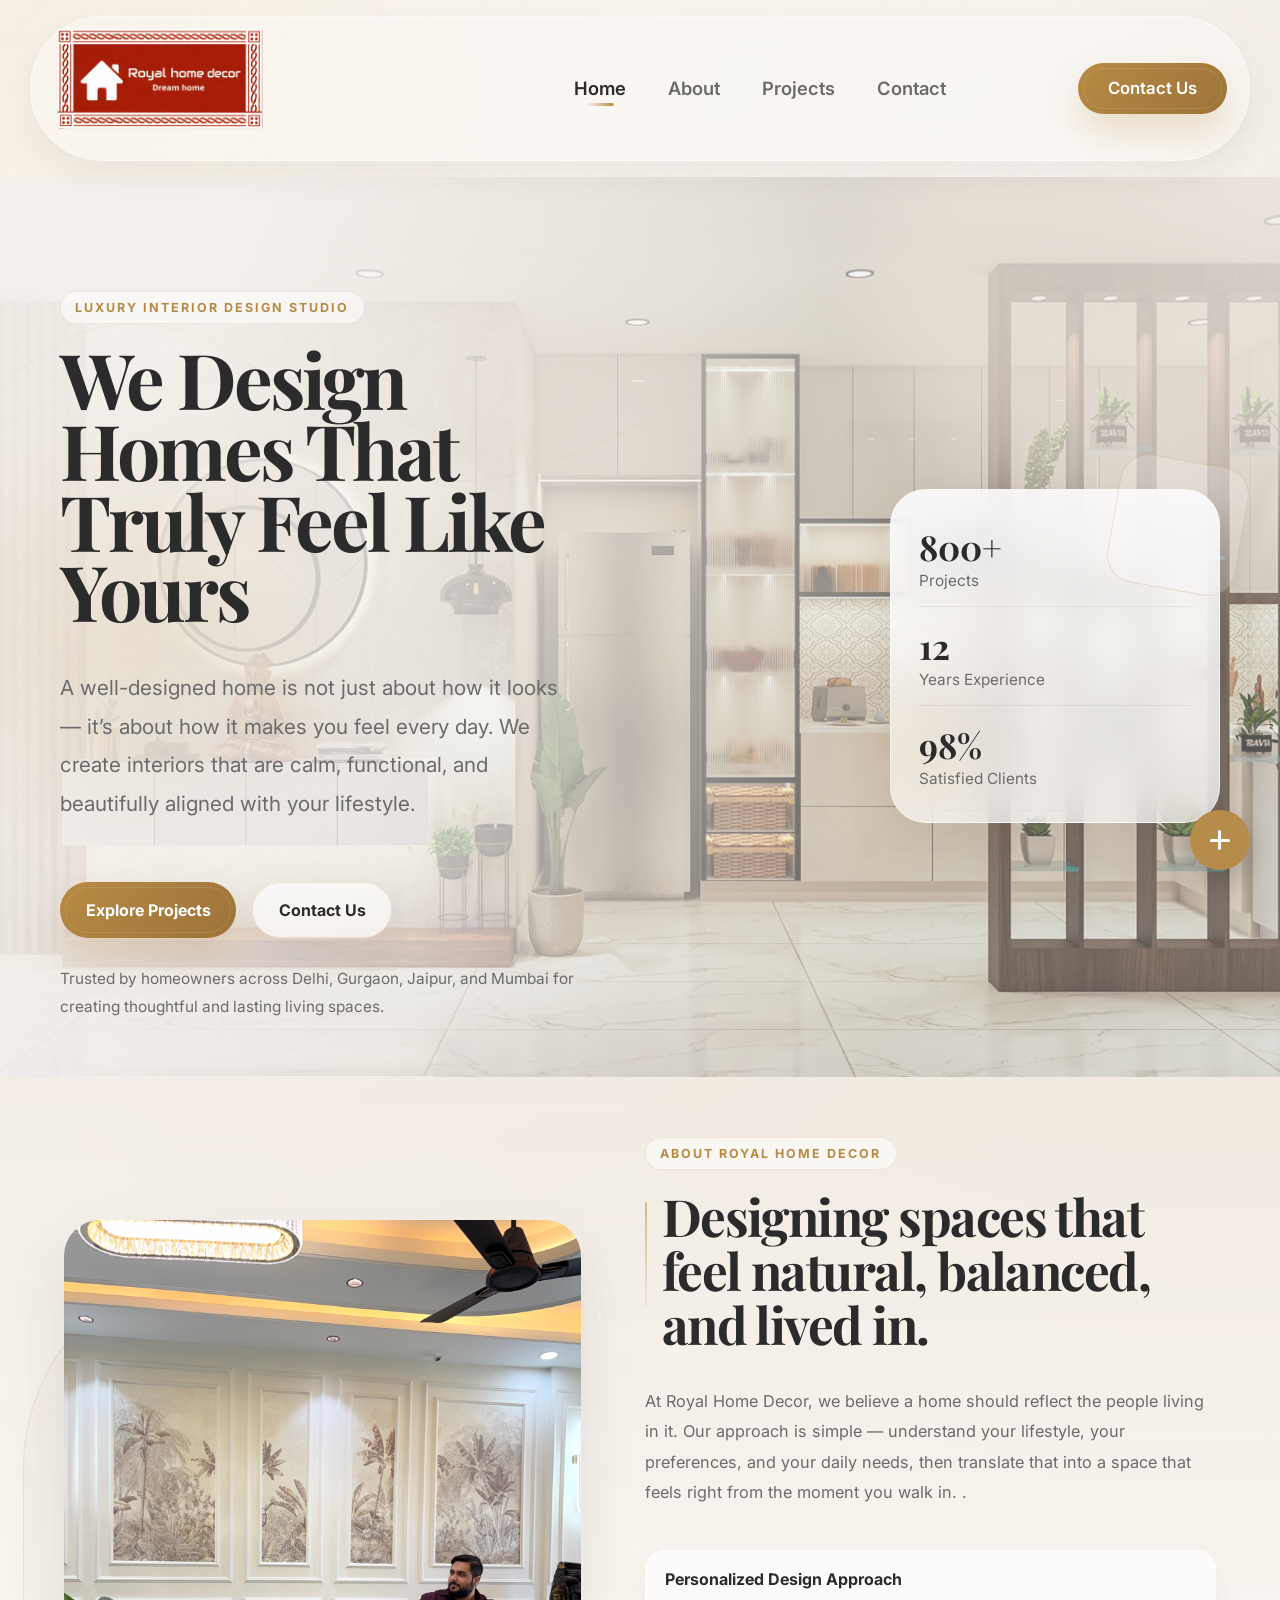
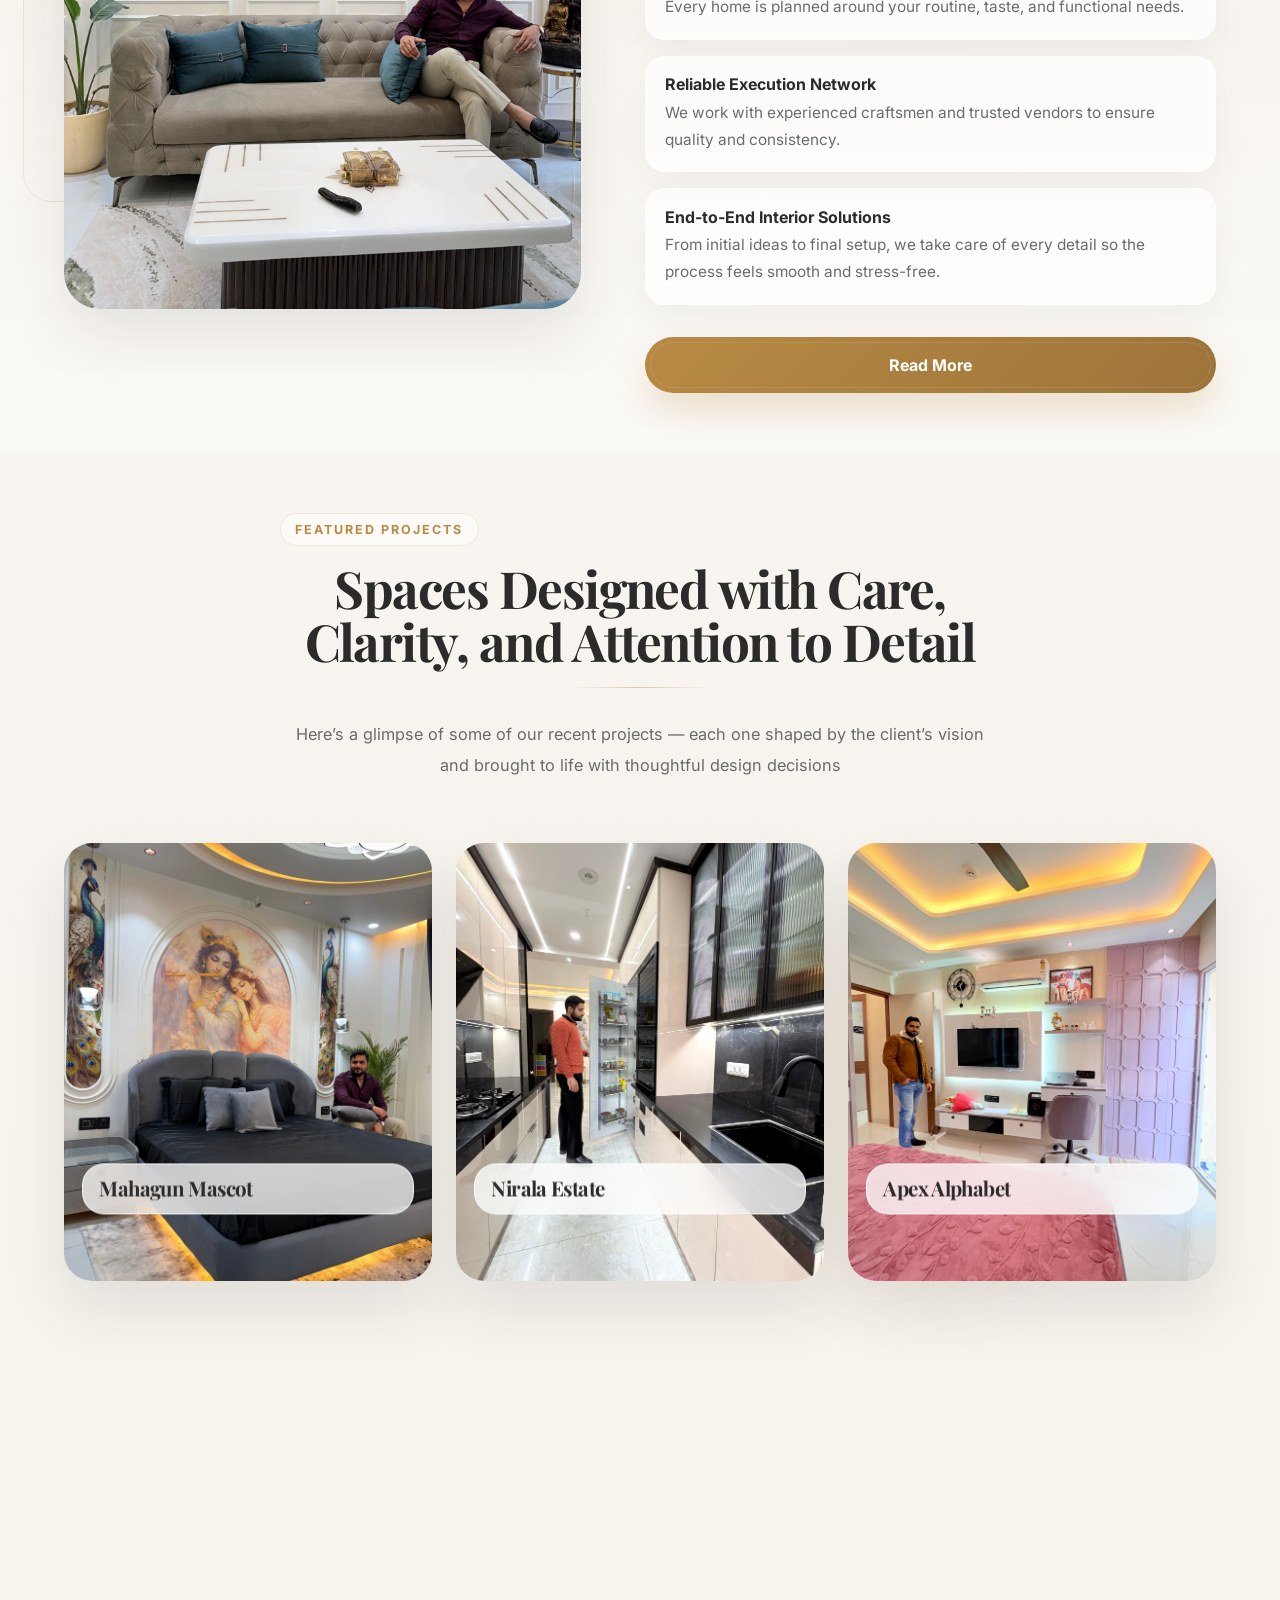
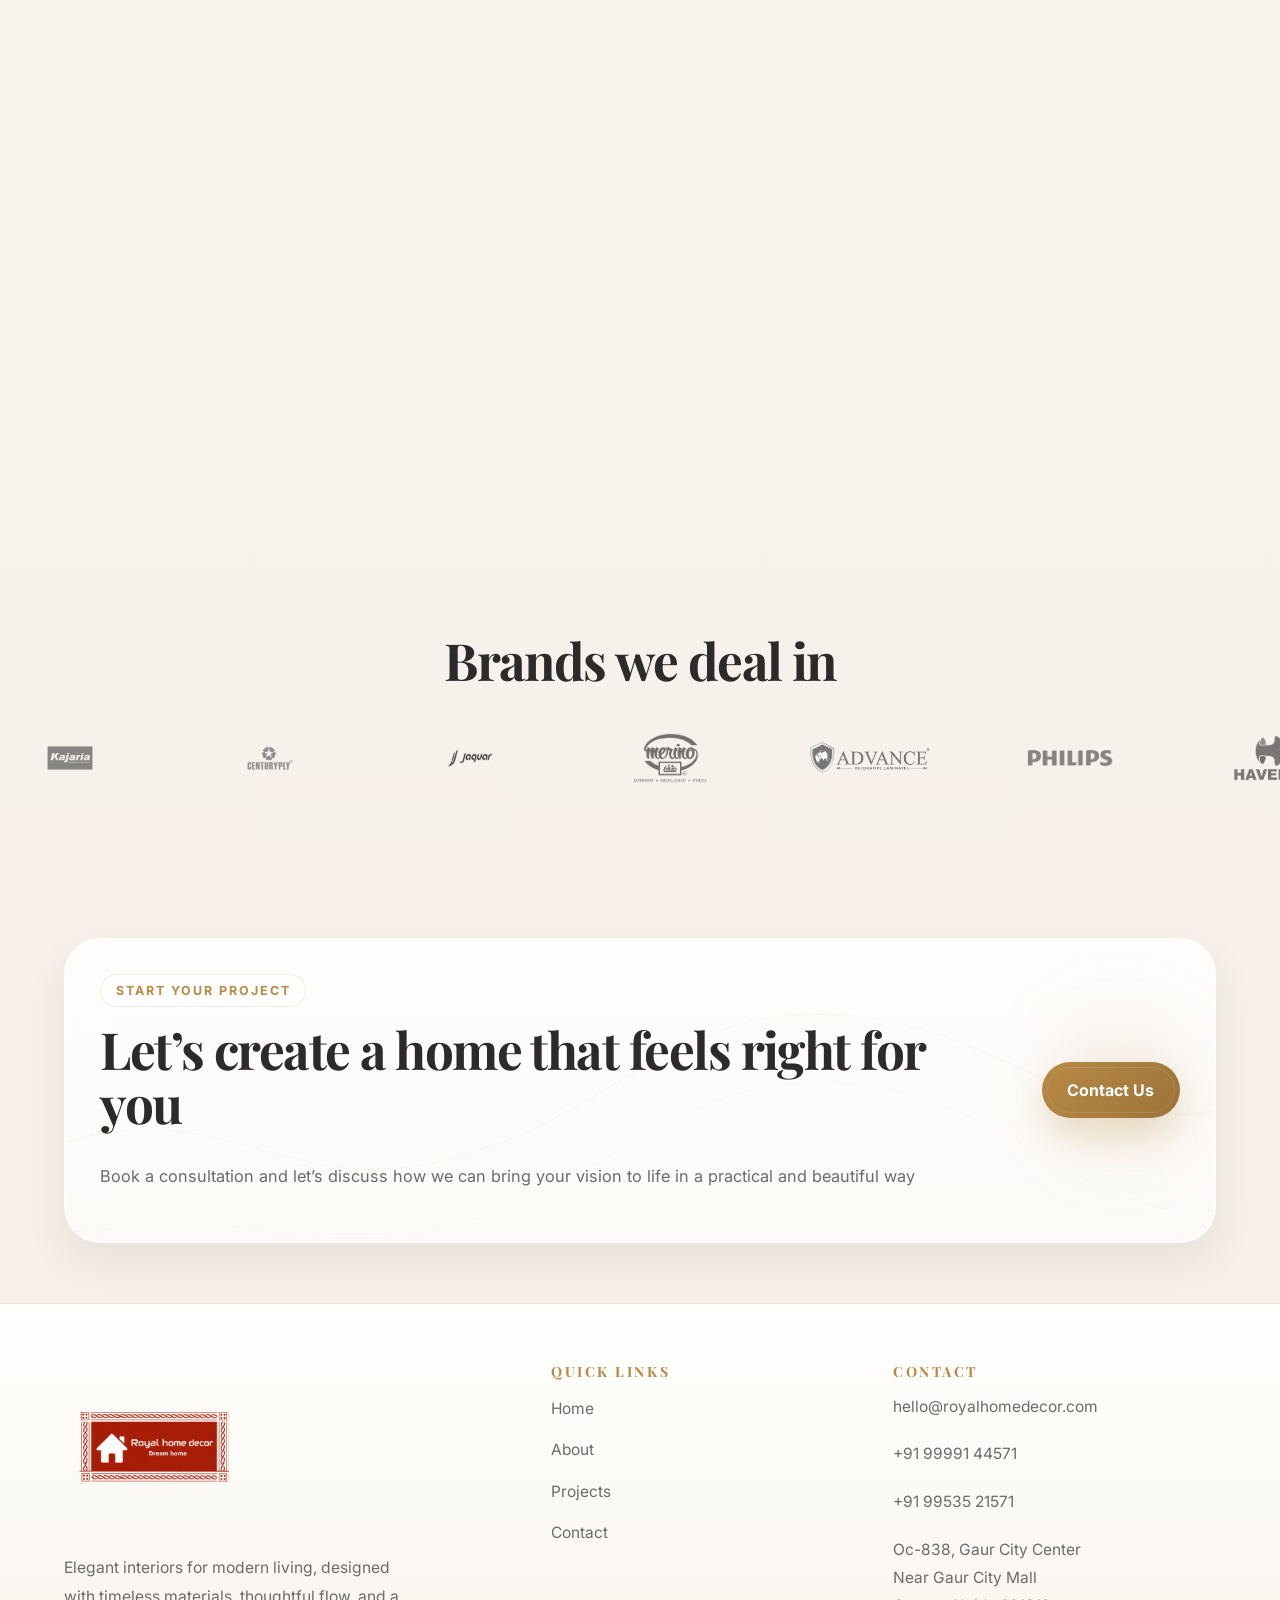
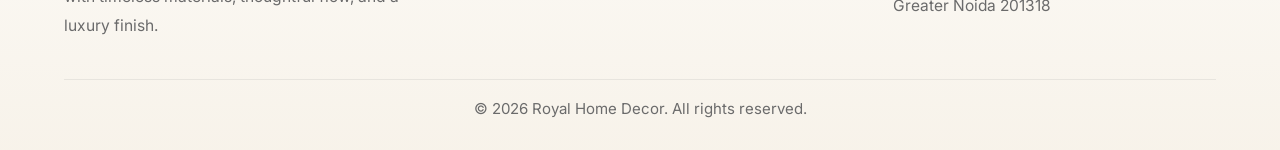
<file: index.html>
<!DOCTYPE html>
<html lang="en">
  <head>
    <meta charset="UTF-8" />
    <meta name="viewport" content="width=device-width, initial-scale=1.0" />
    <title>Royal Home Decor | Luxury Interior Design Studio</title>
    <meta
      name="description"
      content="Royal Home Decor crafts timeless interiors with premium materials, refined layouts, and elegant styling for modern homes."
    />
    <script>
      document.documentElement.classList.add("js");
    </script>
    <link rel="preconnect" href="https://fonts.googleapis.com" />
    <link rel="preconnect" href="https://fonts.gstatic.com" crossorigin />
    <link
      href="https://fonts.googleapis.com/css2?family=Inter:wght@400;500;600;700;800&amp;family=Playfair+Display:wght@500;600;700;800&amp;display=swap"
      rel="stylesheet"
    />
    <link
      rel="stylesheet"
      href="https://cdnjs.cloudflare.com/ajax/libs/font-awesome/6.5.0/css/all.min.css"
    />
    <link rel="stylesheet" href="style.css" />
  </head>
  <body data-page="home">
    <div class="page-shell">
      <header class="site-header">
        <nav class="navbar" aria-label="Primary navigation">
          <a class="logo" href="index.html">
            <img src="images/brand/logo.png" alt="Royal Home Decor Logo" />
          </a>

          <div class="nav-menu" id="primary-menu">
            <a href="index.html" class="nav-link" aria-current="page">Home</a>
            <a href="about.html" class="nav-link">About</a>
            <a href="projects.html" class="nav-link">Projects</a>
            <a href="contact.html" class="nav-link">Contact</a>
          </div>

          <a href="contact.html" class="nav-cta">Contact Us</a>

          <button
            class="menu-toggle"
            type="button"
            aria-label="Toggle navigation"
            aria-expanded="false"
            aria-controls="primary-menu"
          >
            <span></span>
            <span></span>
          </button>
        </nav>
      </header>

      <main class="page-main">
        <section class="hero-home">
          <div class="container hero-grid">
            <div class="hero-copy reveal reveal-up">
              <span class="eyebrow">Luxury Interior Design Studio</span>
              <h1>We Design Homes That Truly Feel Like Yours</h1>
              <p>
                A well-designed home is not just about how it looks — it’s about how it makes you feel every day.
               We create interiors that are calm, functional, and beautifully aligned with your lifestyle.
              </p>
              <div class="hero-actions">
                <a href="projects.html" class="btn btn-primary">Explore Projects</a>
                <a href="contact.html" class="btn btn-secondary">Contact Us</a>
              </div>
              <div class="hero-trust">
                Trusted by homeowners across Delhi, Gurgaon, Jaipur, and Mumbai for creating thoughtful and
                lasting living spaces.
              </div>
            </div>

            <aside
              class="floating-card hero-stats reveal reveal-up"
              aria-label="Royal Home Decor highlights"
            >
              <div class="stat-block">
                <strong>800+</strong>
                <span>Projects</span>
              </div>
              <div class="stat-block">
                <strong>12</strong>
                <span>Years Experience</span>
              </div>
              <div class="stat-block">
                <strong>98%</strong>
                <span>Satisfied Clients</span>
              </div>
            </aside>
          </div>
        </section>

        <section class="section section-soft">
          <div class="container split-grid split-grid--balanced">
            <div class="image-panel reveal reveal-left">
              <img src="images/img-3-home/img-1529.jpg" alt="Royal Home Decor Interior" class="about-image" />
            </div>

            <div class="editorial-panel reveal reveal-right">
              <span class="section-tag">About Royal Home Decor</span>
              <h2>Designing spaces that feel natural, balanced, and lived in.</h2>
              <p>
                At Royal Home Decor, we believe a home should reflect the people living in it. Our approach
               is simple — understand your lifestyle, your preferences, and your daily needs, then
               translate that into a space that feels right from the moment you walk in. .
              </p>
              <div class="feature-list">
                <div class="feature-item">
                  <strong>Personalized Design Approach </strong>
                  <span>Every home is planned around your routine, taste, and functional needs.</span>
                </div>
                <div class="feature-item">
                  <strong>Reliable Execution Network</strong>
                  <span>We work with experienced craftsmen and trusted vendors to ensure quality and consistency.</span>
                </div>
                <div class="feature-item">
                  <strong>End-to-End Interior Solutions</strong>
                  <span>From initial ideas to final setup, we take care of every detail so the process feels smooth and stress-free.</span>
                </div>
              </div>
              <a href="about.html" class="btn btn-primary">Read More</a>
            </div>
          </div>
        </section>

        <section class="section projects-section" id="projects">
          <div class="container">
            <div class="section-header reveal reveal-up">
              <span class="section-tag">Featured Projects</span>
              <h2>Spaces Designed with Care, Clarity, and Attention to Detail</h2>
              <p>
                Here’s a glimpse of some of our recent projects — each one shaped by the client’s vision
               and brought to life with thoughtful design decisions
              </p>
            </div>

            <div class="project-grid project-grid--three">
              <article class="project-card reveal reveal-up" data-delay="0">
                <div class="project-media">
                  <img
                    src="images/projects/mahagun-gallery/IMG_1216.jpg"
                    alt="Mahagun Mascot Crossing Republic bedroom with Krishna artwork and upholstered bed"
                    class="project-image--mahagun"
                  />
                </div>
                <div class="project-overlay">
                  <h3>Mahagun Mascot</h3>
                  <a href="gallery.html" class="btn btn-primary btn-small project-cta">View All</a>
                </div>
              </article>

              <article class="project-card reveal reveal-up" data-delay="90">
                <div class="project-media">
                  <img
                    src="images/projects/nirala-estate-kitchen.jpg"
                    alt="Nirala Estate kitchen with premium black stone finishes and linear lighting"
                    class="project-image--mahagun"
                  />
                </div>
                <div class="project-overlay">
                  <h3>Nirala Estate</h3>
                  <a href="nirala-estate-gallery.html" class="btn btn-primary btn-small project-cta">View All</a>
                </div>
              </article>

              <article class="project-card reveal reveal-up" data-delay="180">
                <div class="project-media">
                  <img
                    src="images/projects/apex-apphabe-bedroom.jpg"
                    alt="Apex Apphabe bedroom with warm ceiling lights and TV wall setup"
                    class="project-image--mahagun"
                  />
                </div>
                <div class="project-overlay">
                  <h3>Apex Alphabet</h3>
                  <a href="apex-Alphabet-gallery.html" class="btn btn-primary btn-small project-cta">View All</a>
                </div>
              </article>
            </div>

            <div class="section-actions reveal reveal-up" data-delay="230">
              <a href="projects.html" class="btn btn-primary view-all-btn">View All Projects</a>
            </div>
          </div>
        </section>

        <section class="section testimonials-section">
          <div class="container">
            <div class="section-header reveal reveal-up">
              <span class="section-tag">What Our Clients Say</span>
              <h2>Real Experiences from our Client we’ve Worked With.</h2>
              <p>
                We believe the true value of our work is reflected in how our clients feel about their homes
                after we’re done.
              </p>
            </div>

            <div class="testimonial-container reveal reveal-up">
              <div class="testimonial-slider">
                <div class="testimonial-track">
                  <article class="testimonial-card">
                    <div class="testimonial-header">
                      <img src="./images/review/1.png" alt="Deepika" class="profile" />
                      <div class="user-info">
                        <h3>Deepika</h3>
                        <span class="location">Mumbai</span>
                      </div>
                    </div>
                    <div class="stars">★★★★★</div>
                    <p class="review">
                      “Thank you for making a house our home. Everything looks amazing and beyond our
                      expectations. Thank you again. It's our happy place now.”
                    </p>
                  </article>

                  <article class="testimonial-card">
                    <div class="testimonial-header">
                      <img src="./images/review/2.png" alt="Swati" class="profile" />
                      <div class="user-info">
                        <h3>Swati</h3>
                        <span class="location">Noida</span>
                      </div>
                    </div>
                    <div class="stars">★★★★★</div>
                    <p class="review">
                      “Thanks to you and your all team for making our dream home true.”
                    </p>
                  </article>

                  <article class="testimonial-card">
                    <div class="testimonial-header">
                      <img src="./images/review/4.png" alt="Mahi" class="profile" />
                      <div class="user-info">
                        <h3>Mahi</h3>
                        <span class="location">Delhi NCR</span>
                      </div>
                    </div>
                    <div class="stars">★★★★★</div>
                    <p class="review">
                      “Major shoutout to @royalhomedecor66 for transforming my space into something truly
                      stunning! So grateful for the beautiful work!”
                    </p>
                  </article>

                  <article class="testimonial-card" aria-hidden="true">
                    <div class="testimonial-header">
                      <img src="./images/review/1.png" alt="Deepika" class="profile" />
                      <div class="user-info">
                        <h3>Deepika</h3>
                        <span class="location">Ghaziabad</span>
                      </div>
                    </div>
                    <div class="stars">★★★★★</div>
                    <p class="review">
                      “Thank you for making a house our home. Everything looks amazing and beyond our
                      expectations. Thank you again. It's our happy place now.”
                    </p>
                  </article>

                  <article class="testimonial-card" aria-hidden="true">
                    <div class="testimonial-header">
                      <img src="./images/review/2.png" alt="Swati" class="profile" />
                      <div class="user-info">
                        <h3>Swati</h3>
                        <span class="location">Noida</span>
                      </div>
                    </div>
                    <div class="stars">★★★★★</div>
                    <p class="review">
                      “Thanks to you and your all team for making our dream home true.”
                    </p>
                  </article>

                  <article class="testimonial-card" aria-hidden="true">
                    <div class="testimonial-header">
                      <img src="./images/review/4.png" alt="Mahi" class="profile" />
                      <div class="user-info">
                        <h3>Mahi</h3>
                        <span class="location">Delhi NCR</span>
                      </div>
                    </div>
                    <div class="stars">★★★★★</div>
                    <p class="review">
                      “Major shoutout to @royalhomedecor66 for transforming my space into something truly
                      stunning! So grateful for the beautiful work!”
                    </p>
                  </article>
                </div>
              </div>
            </div>
          </div>
        </section>

        <section class="brands-section">
          <h2>Brands we deal in</h2>

          <div class="brands-slider">
            <div class="brands-track">
              <div class="brand-item"><img src="images/brands/kajaria.png" alt="Kajaria" /></div>
              <div class="brand-item"><img src="images/brands/centuryply.png" alt="Century Ply" /></div>
              <div class="brand-item"><img src="images/brands/jaquar.png" alt="Jaquar" /></div>
              <div class="brand-item"><img src="images/brands/merino.png" alt="Merino Laminates" /></div>
              <div class="brand-item"><img src="images/brands/advance.png" alt="Advance Laminates" /></div>
              <div class="brand-item"><img src="images/brands/philips.png" alt="Philips" /></div>
              <div class="brand-item"><img src="images/brands/havells.png" alt="Havells" /></div>
              <div class="brand-item"><img src="images/brands/polycab.png" alt="Polycab" /></div>
              <div class="brand-item"><img src="images/brands/hindware.png" alt="Hindware" /></div>
              <div class="brand-item"><img src="images/brands/godrej.png" alt="Godrej" /></div>
              <div class="brand-item"><img src="images/brands/hettich.png" alt="Hettich" /></div>

              <!-- duplicate for infinite loop -->
              <div class="brand-item"><img src="images/brands/kajaria.png" alt="Kajaria" /></div>
              <div class="brand-item"><img src="images/brands/centuryply.png" alt="Century Ply" /></div>
              <div class="brand-item"><img src="images/brands/jaquar.png" alt="Jaquar" /></div>
              <div class="brand-item"><img src="images/brands/merino.png" alt="Merino Laminates" /></div>
              <div class="brand-item"><img src="images/brands/advance.png" alt="Advance Laminates" /></div>
              <div class="brand-item"><img src="images/brands/philips.png" alt="Philips" /></div>
              <div class="brand-item"><img src="images/brands/havells.png" alt="Havells" /></div>
              <div class="brand-item"><img src="images/brands/polycab.png" alt="Polycab" /></div>
              <div class="brand-item"><img src="images/brands/hindware.png" alt="Hindware" /></div>
              <div class="brand-item"><img src="images/brands/godrej.png" alt="Godrej" /></div>
              <div class="brand-item"><img src="images/brands/hettich.png" alt="Hettich" /></div>
            </div>
          </div>
        </section>

        <section class="section">
          <div class="container">
            <div class="cta-banner reveal reveal-up">
              <div>
                <span class="section-tag">Start Your Project</span>
                <h2>Let’s create a home that feels right for you</h2>
                <p>
                  Book a consultation and let’s discuss how we can bring your vision to life in a practical and
                  beautiful way
                </p>
              </div>
              <a href="contact.html" class="btn btn-primary">Contact Us</a>
            </div>
          </div>
        </section>
      </main>

      <footer class="site-footer">
        <div class="footer-container">
          <div class="footer-layout">
            <div class="footer-brand-block">
              <a class="footer-logo" href="index.html">
                <img src="images/brand/logo.png" alt="Royal Home Decor Logo" />
              </a>
              <p class="footer-brand-text">
                Elegant interiors for modern living, designed with timeless
                materials, thoughtful flow, and a luxury finish.
              </p>
            </div>

            <nav class="footer-links-block" aria-label="Footer navigation">
              <h3 class="footer-title">Quick Links</h3>
              <div class="footer-links-list">
                <a href="index.html">Home</a>
                <a href="about.html">About</a>
                <a href="projects.html">Projects</a>
                <a href="contact.html">Contact</a>
              </div>
            </nav>

            <div class="footer-contact-block">
              <h3 class="footer-title">Contact</h3>
              <a class="footer-contact-link" href="mailto:hello@royalhomedecor.com"
                >hello@royalhomedecor.com</a
              >
              <a class="footer-contact-link" href="tel:+919999144571">+91 99991 44571</a>
              <a class="footer-contact-link" href="tel:+919953521571">+91 99535 21571</a>
              <p class="footer-address">
                Oc-838, Gaur City Center<br />
                Near Gaur City Mall<br />
                Greater Noida 201318
              </p>
            </div>
          </div>

          <div class="footer-bottom">
            <p>&copy; <span data-year></span> Royal Home Decor. All rights reserved.</p>
          </div>
        </div>
      </footer>
    </div>

    <div class="fab-container">
      <div class="fab-options">
        <a
          href="https://wa.me/919999144571"
          target="_blank"
          rel="noopener noreferrer"
          class="fab-item whatsapp"
          aria-label="WhatsApp"
        >
          <i class="fab fa-whatsapp"></i>
        </a>
        <a
          href="https://www.instagram.com/royalhomedecor66"
          target="_blank"
          rel="noopener noreferrer"
          class="fab-item instagram"
          aria-label="Instagram"
        >
          <i class="fab fa-instagram"></i>
        </a>
        <a
          href="https://www.facebook.com/royalhomedecor66"
          target="_blank"
          rel="noopener noreferrer"
          class="fab-item facebook"
          aria-label="Facebook"
        >
          <i class="fab fa-facebook-f"></i>
        </a>
      </div>

      <button class="fab-main" id="fabToggle" aria-label="Toggle social menu">
        <i class="fas fa-plus"></i>
      </button>
    </div>

    <script src="script.js"></script>
  </body>
</html>
</file>
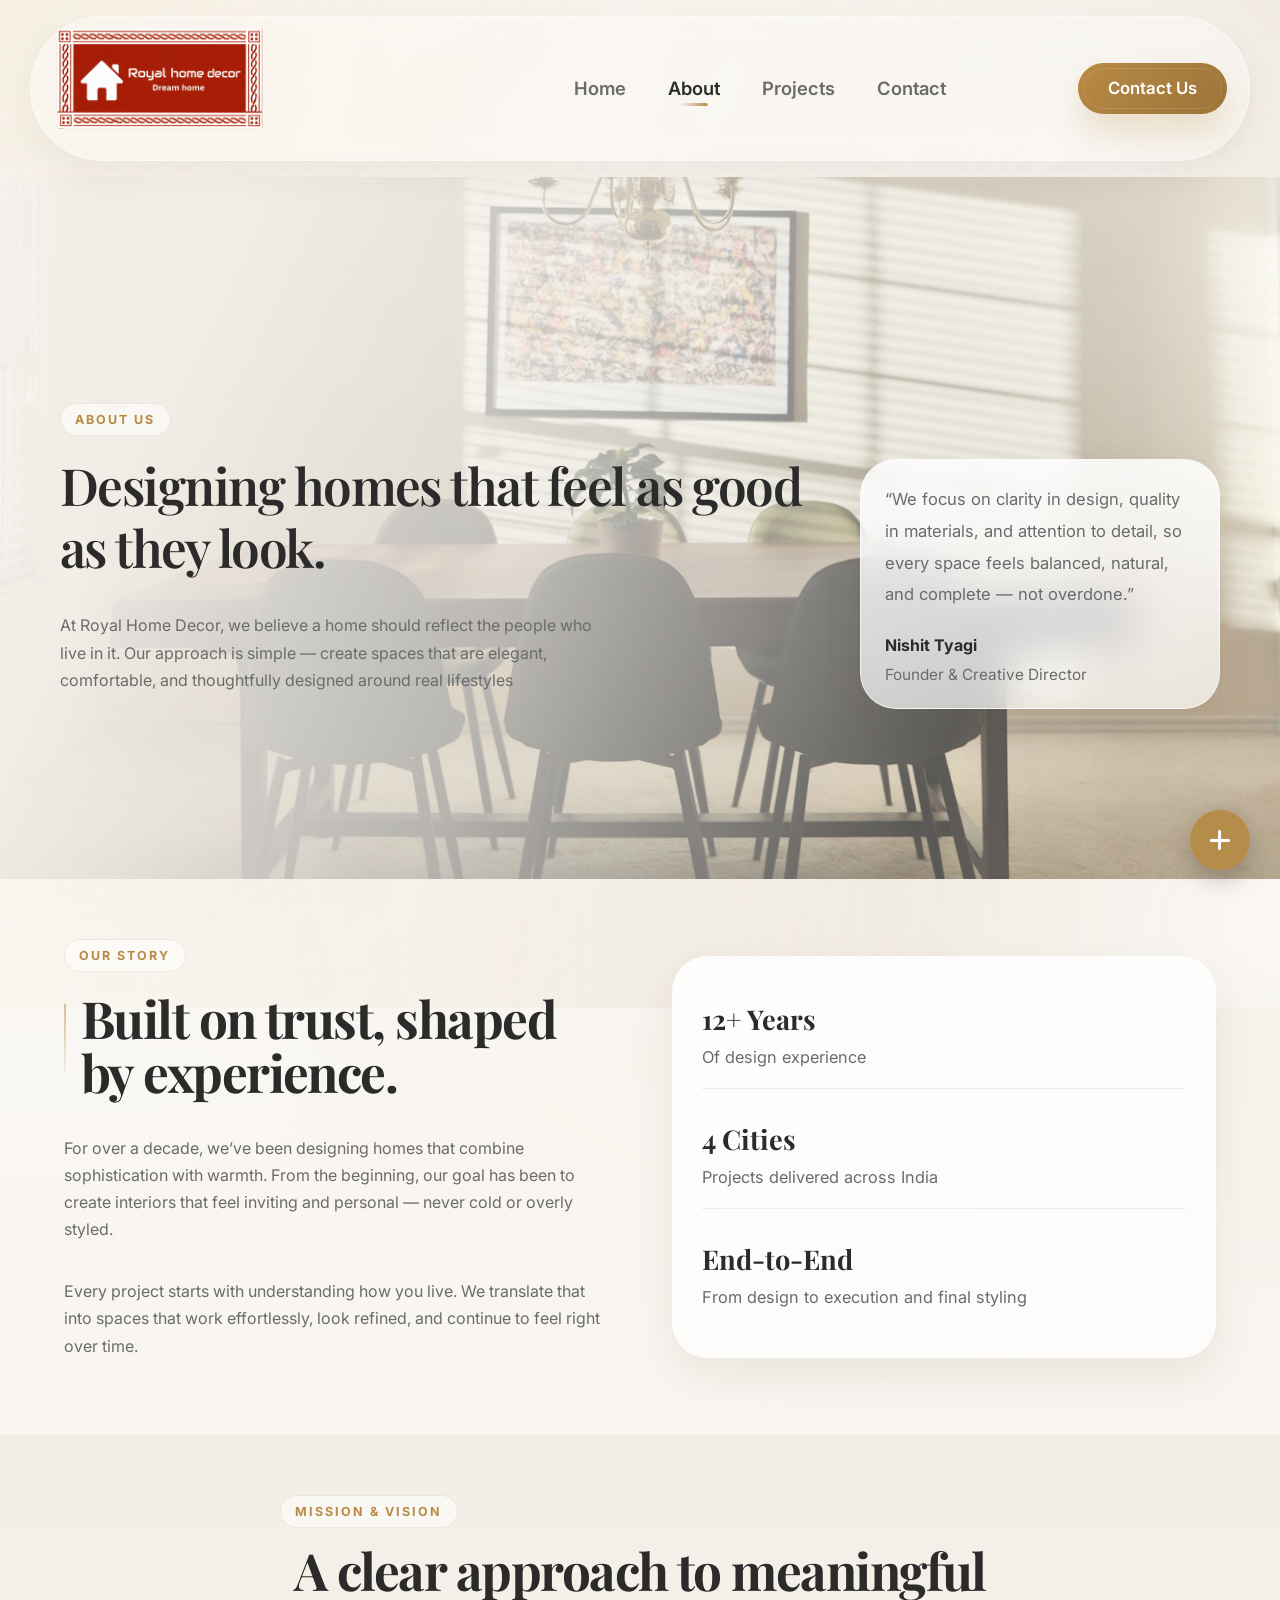
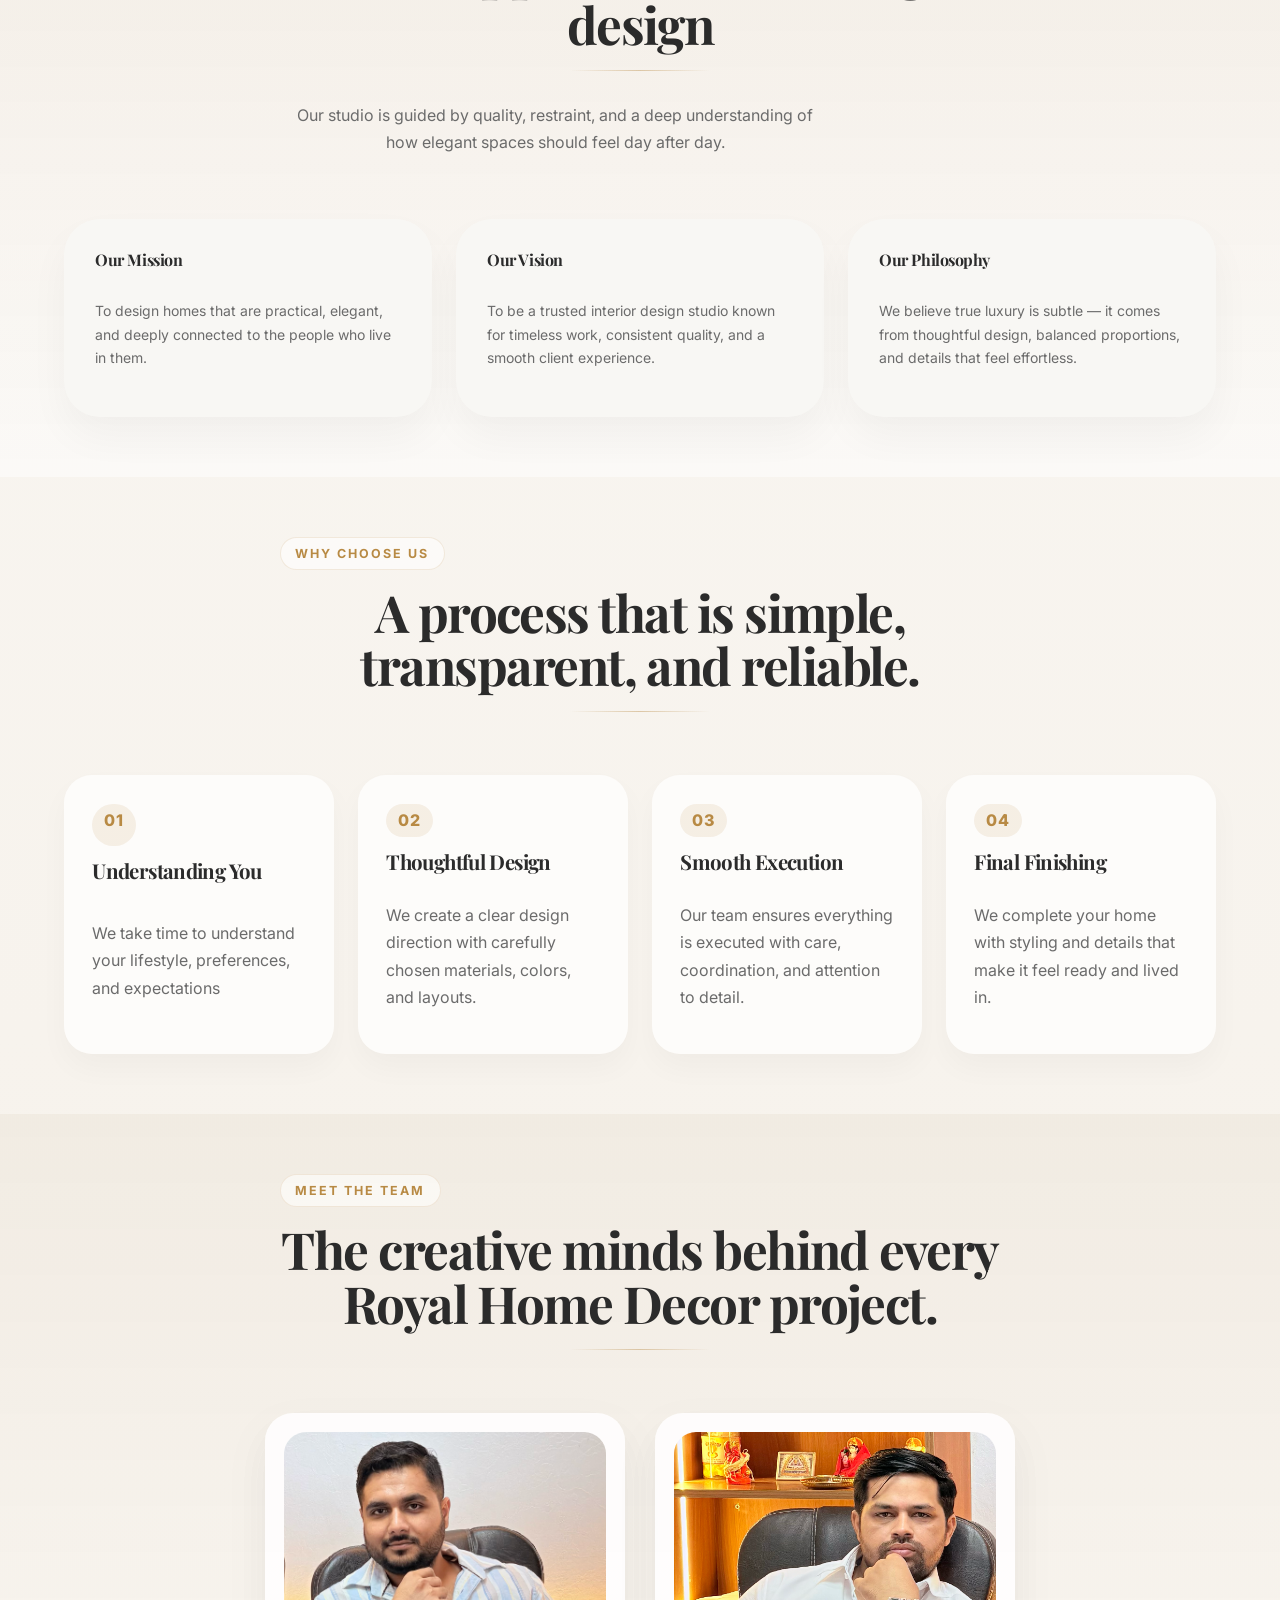
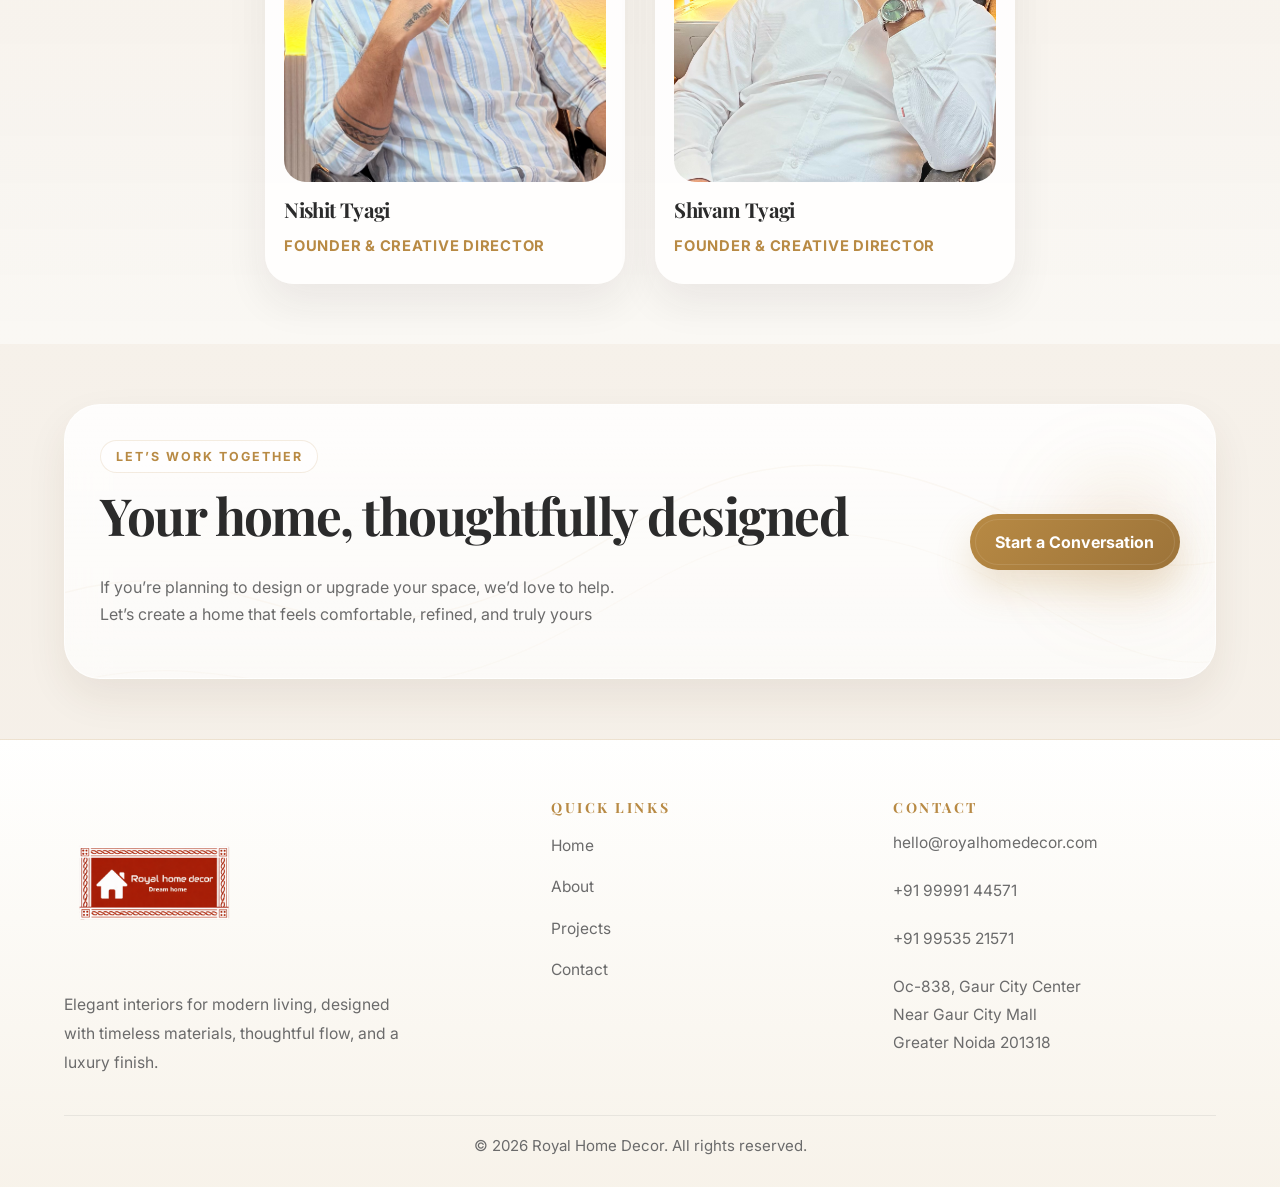
<file: about.html>
<!DOCTYPE html>
<html lang="en">
  <head>
    <meta charset="UTF-8" />
    <meta name="viewport" content="width=device-width, initial-scale=1.0" />
    <title>About Us | Royal Home Decor</title>
    <meta
      name="description"
      content="Learn about Royal Home Decor, our design philosophy, team, and approach to creating elegant luxury interiors."
    />
    <script>
      document.documentElement.classList.add("js");
    </script>
    <link rel="preconnect" href="https://fonts.googleapis.com" />
    <link rel="preconnect" href="https://fonts.gstatic.com" crossorigin />
    <link
      href="https://fonts.googleapis.com/css2?family=Inter:wght@400;500;600;700;800&amp;family=Playfair+Display:wght@500;600;700;800&amp;display=swap"
      rel="stylesheet"
    />
    <link
      rel="stylesheet"
      href="https://cdnjs.cloudflare.com/ajax/libs/font-awesome/6.5.0/css/all.min.css"
    />
    <link rel="stylesheet" href="style.css" />
  </head>
  <body data-page="about">
    <div class="page-shell">
      <header class="site-header">
        <nav class="navbar" aria-label="Primary navigation">
          <a class="logo" href="index.html">
            <img src="images/brand/logo.png" alt="Royal Home Decor Logo" />
          </a>

          <div class="nav-menu" id="primary-menu">
            <a href="index.html" class="nav-link">Home</a>
            <a href="about.html" class="nav-link" aria-current="page">About</a>
            <a href="projects.html" class="nav-link">Projects</a>
            <a href="contact.html" class="nav-link">Contact</a>
          </div>

          <a href="contact.html" class="nav-cta">Contact Us</a>

          <button
            class="menu-toggle"
            type="button"
            aria-label="Toggle navigation"
            aria-expanded="false"
            aria-controls="primary-menu"
          >
            <span></span>
            <span></span>
          </button>
        </nav>
      </header>

      <main class="page-main about-section">
        <section class="page-hero hero-about about-hero">
          <div class="about-hero-container">
            <div class="page-hero-copy reveal reveal-up">
              <span class="eyebrow">About Us</span>
              <h1>Designing homes that feel as good as they look.</h1>
              <p>
                At Royal Home Decor, we believe a home should reflect the people who live in it.
               Our approach is simple — create spaces that are elegant, comfortable, and thoughtfully
               designed around real lifestyles
              </p>
            </div>

            <div class="page-hero-card glass-panel reveal reveal-up">
              <p>
                “We focus on clarity in design, quality in materials, and attention to detail, so every space
                feels balanced, natural, and complete — not overdone.”
                </p>
              <strong>Nishit Tyagi</strong>
              <span>Founder &amp; Creative Director</span>
            </div>
          </div>
        </section>

        <section class="section">
          <div class="container split-grid">
            <div class="editorial-panel reveal reveal-left">
              <span class="section-tag">Our Story</span>
              <h2>Built on trust, shaped by experience.</h2>
              <p>
                For over a decade, we’ve been designing homes that combine sophistication with warmth.
               From the beginning, our goal has been to create interiors that feel inviting and personal —
               never cold or overly styled.
              </p>
              <p>
                Every project starts with understanding how you live. We translate that into spaces that
                work effortlessly, look refined, and continue to feel right over time.
              </p>
            </div>

            <div class="story-card reveal reveal-right">
              <div class="story-metric">
                <strong>12+ Years</strong>
                <span>Of design experience</span>
              </div>
              <div class="story-metric">
                <strong>4 Cities</strong>
                <span>Projects delivered across India</span>
              </div>
              <div class="story-metric">
                <strong>End-to-End</strong>
                <span>From design to execution and final styling</span>
              </div>
            </div>
          </div>
        </section>

        <section class="section section-soft">
          <div class="container">
            <div class="section-header reveal reveal-up">
              <span class="section-tag">Mission &amp; Vision</span>
              <h2>A clear approach to meaningful design</h2>
              <p>
                Our studio is guided by quality, restraint, and a deep
                understanding of how elegant spaces should feel day after day.
              </p>
            </div>

            <div class="value-grid">
              <article class="value-card reveal reveal-up" data-delay="0">
                <h3>Our Mission</h3>
                <p>
                  To design homes that are practical, elegant, and deeply connected to the people who live in 
                  them.
                </p>
              </article>

              <article class="value-card reveal reveal-up" data-delay="120">
                <h3>Our Vision</h3>
                <p>
                  To be a trusted interior design studio known for timeless work, consistent quality, and a
                 smooth client experience.
                </p>
              </article>

              <article class="value-card reveal reveal-up" data-delay="240">
                <h3>Our Philosophy</h3>
                <p>
                  We believe true luxury is subtle — it comes from thoughtful design, balanced proportions,
                  and details that feel effortless.
                </p>
              </article>
            </div>
          </div>
        </section>

        <section class="section">
          <div class="container">
            <div class="section-header reveal reveal-up">
              <span class="section-tag">Why Choose Us</span>
              <h2>A process that is simple, transparent, and reliable.</h2>
            </div>

            <div class="timeline">
              <article class="timeline-step process-card reveal reveal-up" data-delay="0">
                <span class="timeline-index">01</span>
                <h3>Understanding You</h3>
                <p>
                  We take time to understand your lifestyle, preferences, and expectations
                </p>
              </article>

              <article class="timeline-step process-card reveal reveal-up" data-delay="120">
                <span class="timeline-index">02</span>
                <h3>Thoughtful Design</h3>
                <p>
                  We create a clear design direction with carefully chosen materials, colors, and layouts.
                </p>
              </article>

              <article class="timeline-step process-card reveal reveal-up" data-delay="240">
                <span class="timeline-index">03</span>
                <h3>Smooth Execution</h3>
                <p>
                  Our team ensures everything is executed with care, coordination, and attention to detail.
                </p>
              </article>

              <article class="timeline-step process-card reveal reveal-up" data-delay="360">
                <span class="timeline-index">04</span>
                <h3> Final Finishing</h3>
                <p>
                  We complete your home with styling and details that make it feel ready and lived in.
                </p>
              </article>
            </div>
          </div>
        </section>

        <section class="section section-soft">
          <div class="container team-section-container">
            <div class="section-header reveal reveal-up">
              <span class="section-tag">Meet The Team</span>
              <h2>The creative minds behind every Royal Home Decor project.</h2>
            </div>

            <div class="team-grid">

              <article class="team-card reveal reveal-up" data-delay="240">
                <img src="images/mtt 1.png" alt="Nishit Tyagi portrait" />
                <h3>Nishit Tyagi</h3>
                <span>Founder &amp; Creative Director</span>
              </article>

              <article class="team-card reveal reveal-up" data-delay="360">
                <img src="images/mtt 2.png" alt="shivam Tyagi portrait" />
                <h3>Shivam Tyagi</h3>
                <span>Founder &amp; Creative Director</span>
              </article>
            </div>
          </div>
        </section>

        <section class="section">
          <div class="container">
            <div class="cta-banner reveal reveal-up">
              <div>
                <span class="section-tag">LET’S WORK TOGETHER</span>
                <h2>Your home, thoughtfully designed</h2>
                <p>
                  If you’re planning to design or upgrade your space, we’d love to help.
                  Let’s create a home that feels comfortable, refined, and truly yours
                </p>
              </div>
              <a href="contact.html" class="btn btn-primary">Start a Conversation</a>
            </div>
          </div>
        </section>
      </main>

      <footer class="site-footer">
        <div class="footer-container">
          <div class="footer-layout">
            <div class="footer-brand-block">
              <a class="footer-logo" href="index.html">
                <img src="images/brand/logo.png" alt="Royal Home Decor Logo" />
              </a>
              <p class="footer-brand-text">
                Elegant interiors for modern living, designed with timeless
                materials, thoughtful flow, and a luxury finish.
              </p>
            </div>

            <nav class="footer-links-block" aria-label="Footer navigation">
              <h3 class="footer-title">Quick Links</h3>
              <div class="footer-links-list">
                <a href="index.html">Home</a>
                <a href="about.html">About</a>
                <a href="projects.html">Projects</a>
                <a href="contact.html">Contact</a>
              </div>
            </nav>

            <div class="footer-contact-block">
              <h3 class="footer-title">Contact</h3>
              <a class="footer-contact-link" href="mailto:hello@royalhomedecor.com"
                >hello@royalhomedecor.com</a
              >
              <a class="footer-contact-link" href="tel:+919999144571">+91 99991 44571</a>
              <a class="footer-contact-link" href="tel:+919953521571">+91 99535 21571</a>
              <p class="footer-address">
                Oc-838, Gaur City Center<br />
                Near Gaur City Mall<br />
                Greater Noida 201318
              </p>
            </div>
          </div>

          <div class="footer-bottom">
            <p>&copy; <span data-year></span> Royal Home Decor. All rights reserved.</p>
          </div>
        </div>
      </footer>
    </div>

    <div class="fab-container">
      <div class="fab-options">
        <a
          href="https://wa.me/919999144571"
          target="_blank"
          rel="noopener noreferrer"
          class="fab-item whatsapp"
          aria-label="WhatsApp"
        >
          <i class="fab fa-whatsapp"></i>
        </a>
        <a
          href="https://www.instagram.com/royalhomedecor66"
          target="_blank"
          rel="noopener noreferrer"
          class="fab-item instagram"
          aria-label="Instagram"
        >
          <i class="fab fa-instagram"></i>
        </a>
        <a
          href="https://www.facebook.com/royalhomedecor66"
          target="_blank"
          rel="noopener noreferrer"
          class="fab-item facebook"
          aria-label="Facebook"
        >
          <i class="fab fa-facebook-f"></i>
        </a>
      </div>

      <button class="fab-main" id="fabToggle" aria-label="Toggle social menu">
        <i class="fas fa-plus"></i>
      </button>
    </div>

    <script src="script.js"></script>
  </body>
</html>
</file>
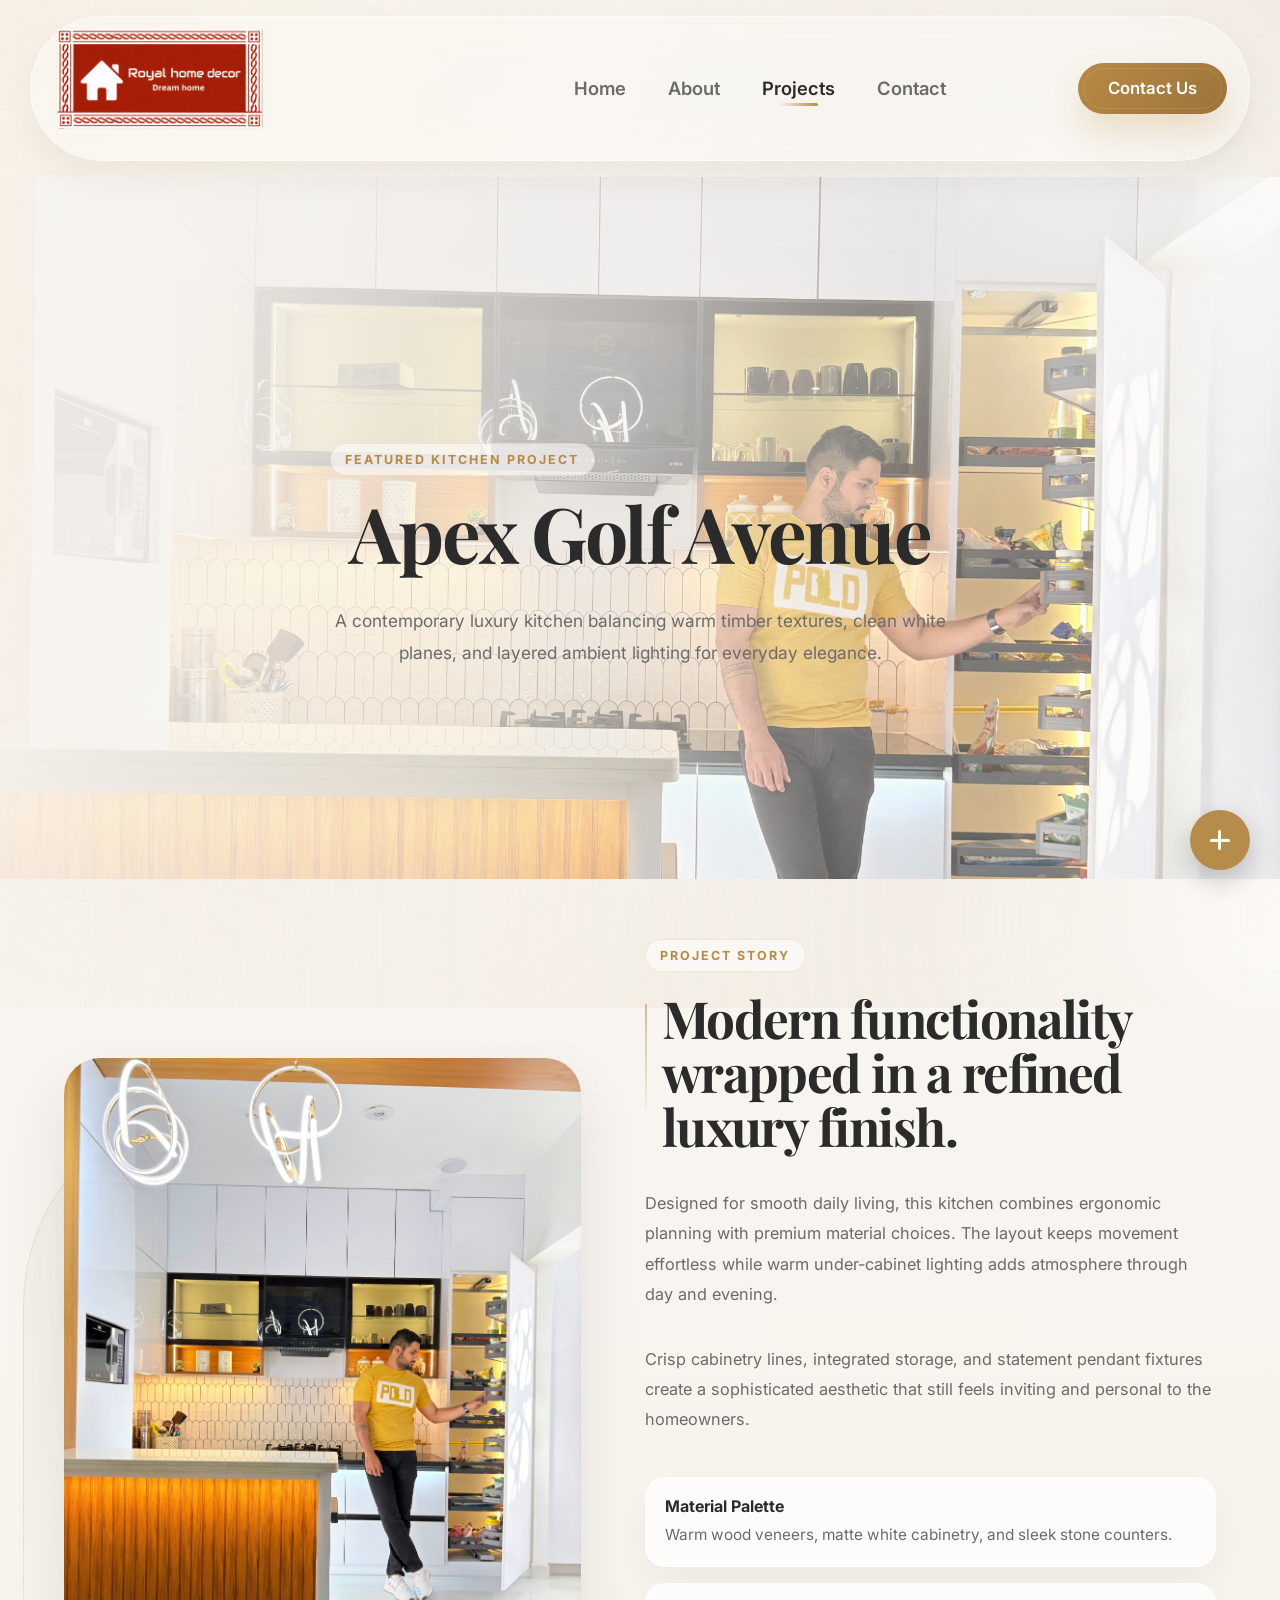
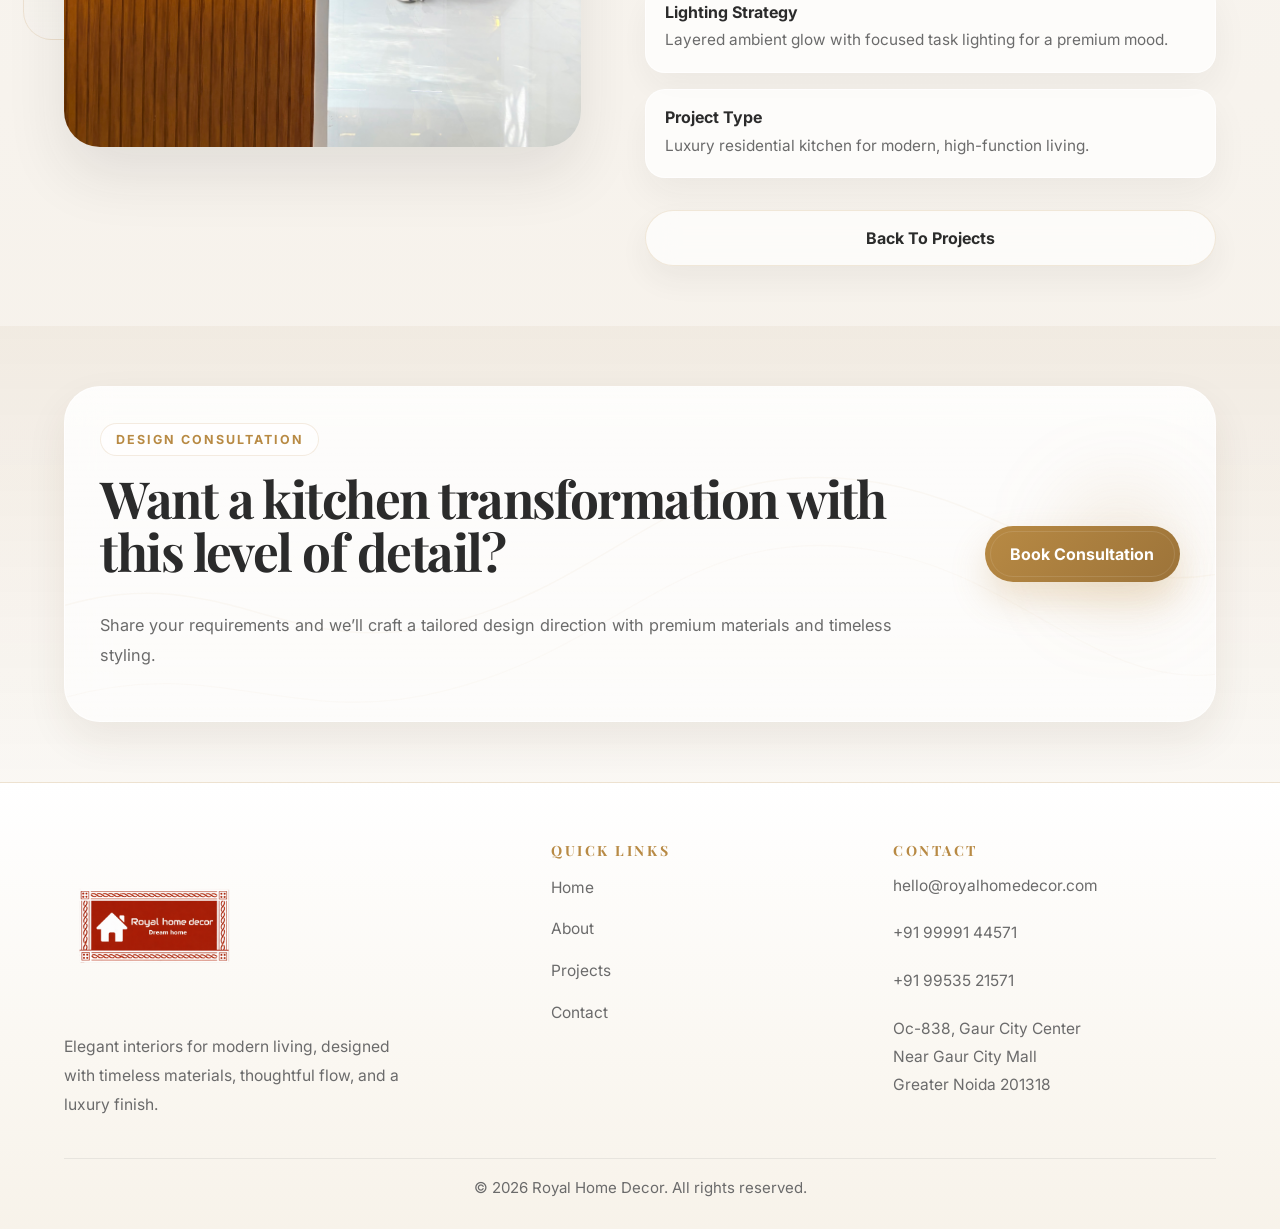
<file: apex-golf-avenue.html>
<!DOCTYPE html>
<html lang="en">
  <head>
    <meta charset="UTF-8" />
    <meta name="viewport" content="width=device-width, initial-scale=1.0" />
    <title>Apex Golf Avenue | Royal Home Decor</title>
    <meta
      name="description"
      content="Apex Golf Avenue by Royal Home Decor — a modern luxury kitchen with warm wood accents, ambient lighting, and premium cabinetry."
    />
    <script>
      document.documentElement.classList.add("js");
    </script>
    <link rel="preconnect" href="https://fonts.googleapis.com" />
    <link rel="preconnect" href="https://fonts.gstatic.com" crossorigin />
    <link
      href="https://fonts.googleapis.com/css2?family=Inter:wght@400;500;600;700;800&amp;family=Playfair+Display:wght@500;600;700;800&amp;display=swap"
      rel="stylesheet"
    />
    <link
      rel="stylesheet"
      href="https://cdnjs.cloudflare.com/ajax/libs/font-awesome/6.5.0/css/all.min.css"
    />
    <link rel="stylesheet" href="style.css" />
  </head>
  <body data-page="apex-golf-avenue">
    <div class="page-shell">
      <header class="site-header">
        <nav class="navbar" aria-label="Primary navigation">
          <a class="logo" href="index.html">
            <img src="images/brand/logo.png" alt="Royal Home Decor Logo" />
          </a>

          <div class="nav-menu" id="primary-menu">
            <a href="index.html" class="nav-link">Home</a>
            <a href="about.html" class="nav-link">About</a>
            <a href="projects.html" class="nav-link" aria-current="page">Projects</a>
            <a href="contact.html" class="nav-link">Contact</a>
          </div>

          <a href="contact.html" class="nav-cta">Contact Us</a>

          <button
            class="menu-toggle"
            type="button"
            aria-label="Toggle navigation"
            aria-expanded="false"
            aria-controls="primary-menu"
          >
            <span></span>
            <span></span>
          </button>
        </nav>
      </header>

      <main class="page-main">
        <section class="page-hero hero-apex-golf">
          <div class="container page-hero-inner page-hero-inner--centered">
            <div class="page-hero-copy reveal reveal-up">
              <span class="eyebrow">Featured Kitchen Project</span>
              <h1>Apex Golf Avenue</h1>
              <p>
                A contemporary luxury kitchen balancing warm timber textures,
                clean white planes, and layered ambient lighting for everyday
                elegance.
              </p>
            </div>
          </div>
        </section>

        <section class="section">
          <div class="container split-grid split-grid--balanced">
            <div class="image-panel reveal reveal-left">
              <img
                src="images/apex-golf-avenue.jpg"
                alt="Apex Golf Avenue kitchen interior by Royal Home Decor"
              />
            </div>

            <div class="editorial-panel reveal reveal-right">
              <span class="section-tag">Project Story</span>
              <h2>Modern functionality wrapped in a refined luxury finish.</h2>
              <p>
                Designed for smooth daily living, this kitchen combines
                ergonomic planning with premium material choices. The layout
                keeps movement effortless while warm under-cabinet lighting
                adds atmosphere through day and evening.
              </p>
              <p>
                Crisp cabinetry lines, integrated storage, and statement
                pendant fixtures create a sophisticated aesthetic that still
                feels inviting and personal to the homeowners.
              </p>

              <div class="feature-list">
                <div class="feature-item">
                  <strong>Material Palette</strong>
                  <span>Warm wood veneers, matte white cabinetry, and sleek stone counters.</span>
                </div>
                <div class="feature-item">
                  <strong>Lighting Strategy</strong>
                  <span>Layered ambient glow with focused task lighting for a premium mood.</span>
                </div>
                <div class="feature-item">
                  <strong>Project Type</strong>
                  <span>Luxury residential kitchen for modern, high-function living.</span>
                </div>
              </div>

              <a href="projects.html" class="btn btn-secondary">Back To Projects</a>
            </div>
          </div>
        </section>

        <section class="section section-soft">
          <div class="container">
            <div class="cta-banner reveal reveal-up">
              <div>
                <span class="section-tag">Design Consultation</span>
                <h2>Want a kitchen transformation with this level of detail?</h2>
                <p>
                  Share your requirements and we’ll craft a tailored design
                  direction with premium materials and timeless styling.
                </p>
              </div>
              <a href="contact.html" class="btn btn-primary">Book Consultation</a>
            </div>
          </div>
        </section>
      </main>

      <footer class="site-footer">
        <div class="footer-container">
          <div class="footer-layout">
            <div class="footer-brand-block">
              <a class="footer-logo" href="index.html">
                <img src="images/brand/logo.png" alt="Royal Home Decor Logo" />
              </a>
              <p class="footer-brand-text">
                Elegant interiors for modern living, designed with timeless
                materials, thoughtful flow, and a luxury finish.
              </p>
            </div>

            <nav class="footer-links-block" aria-label="Footer navigation">
              <h3 class="footer-title">Quick Links</h3>
              <div class="footer-links-list">
                <a href="index.html">Home</a>
                <a href="about.html">About</a>
                <a href="projects.html">Projects</a>
                <a href="contact.html">Contact</a>
              </div>
            </nav>

            <div class="footer-contact-block">
              <h3 class="footer-title">Contact</h3>
              <a class="footer-contact-link" href="mailto:hello@royalhomedecor.com"
                >hello@royalhomedecor.com</a
              >
              <a class="footer-contact-link" href="tel:+919999144571">+91 99991 44571</a>
              <a class="footer-contact-link" href="tel:+919953521571">+91 99535 21571</a>
              <p class="footer-address">
                Oc-838, Gaur City Center<br />
                Near Gaur City Mall<br />
                Greater Noida 201318
              </p>
            </div>
          </div>

          <div class="footer-bottom">
            <p>&copy; <span data-year></span> Royal Home Decor. All rights reserved.</p>
          </div>
        </div>
      </footer>
    </div>

    <div class="fab-container">
      <div class="fab-options">
        <a
          href="https://wa.me/919999144571"
          target="_blank"
          rel="noopener noreferrer"
          class="fab-item whatsapp"
          aria-label="WhatsApp"
        >
          <i class="fab fa-whatsapp"></i>
        </a>
        <a
          href="https://www.instagram.com/royalhomedecor66"
          target="_blank"
          rel="noopener noreferrer"
          class="fab-item instagram"
          aria-label="Instagram"
        >
          <i class="fab fa-instagram"></i>
        </a>
        <a
          href="https://www.facebook.com/royalhomedecor66"
          target="_blank"
          rel="noopener noreferrer"
          class="fab-item facebook"
          aria-label="Facebook"
        >
          <i class="fab fa-facebook-f"></i>
        </a>
      </div>

      <button class="fab-main" id="fabToggle" aria-label="Toggle social menu">
        <i class="fas fa-plus"></i>
      </button>
    </div>

    <script src="script.js"></script>
  </body>
</html>
</file>
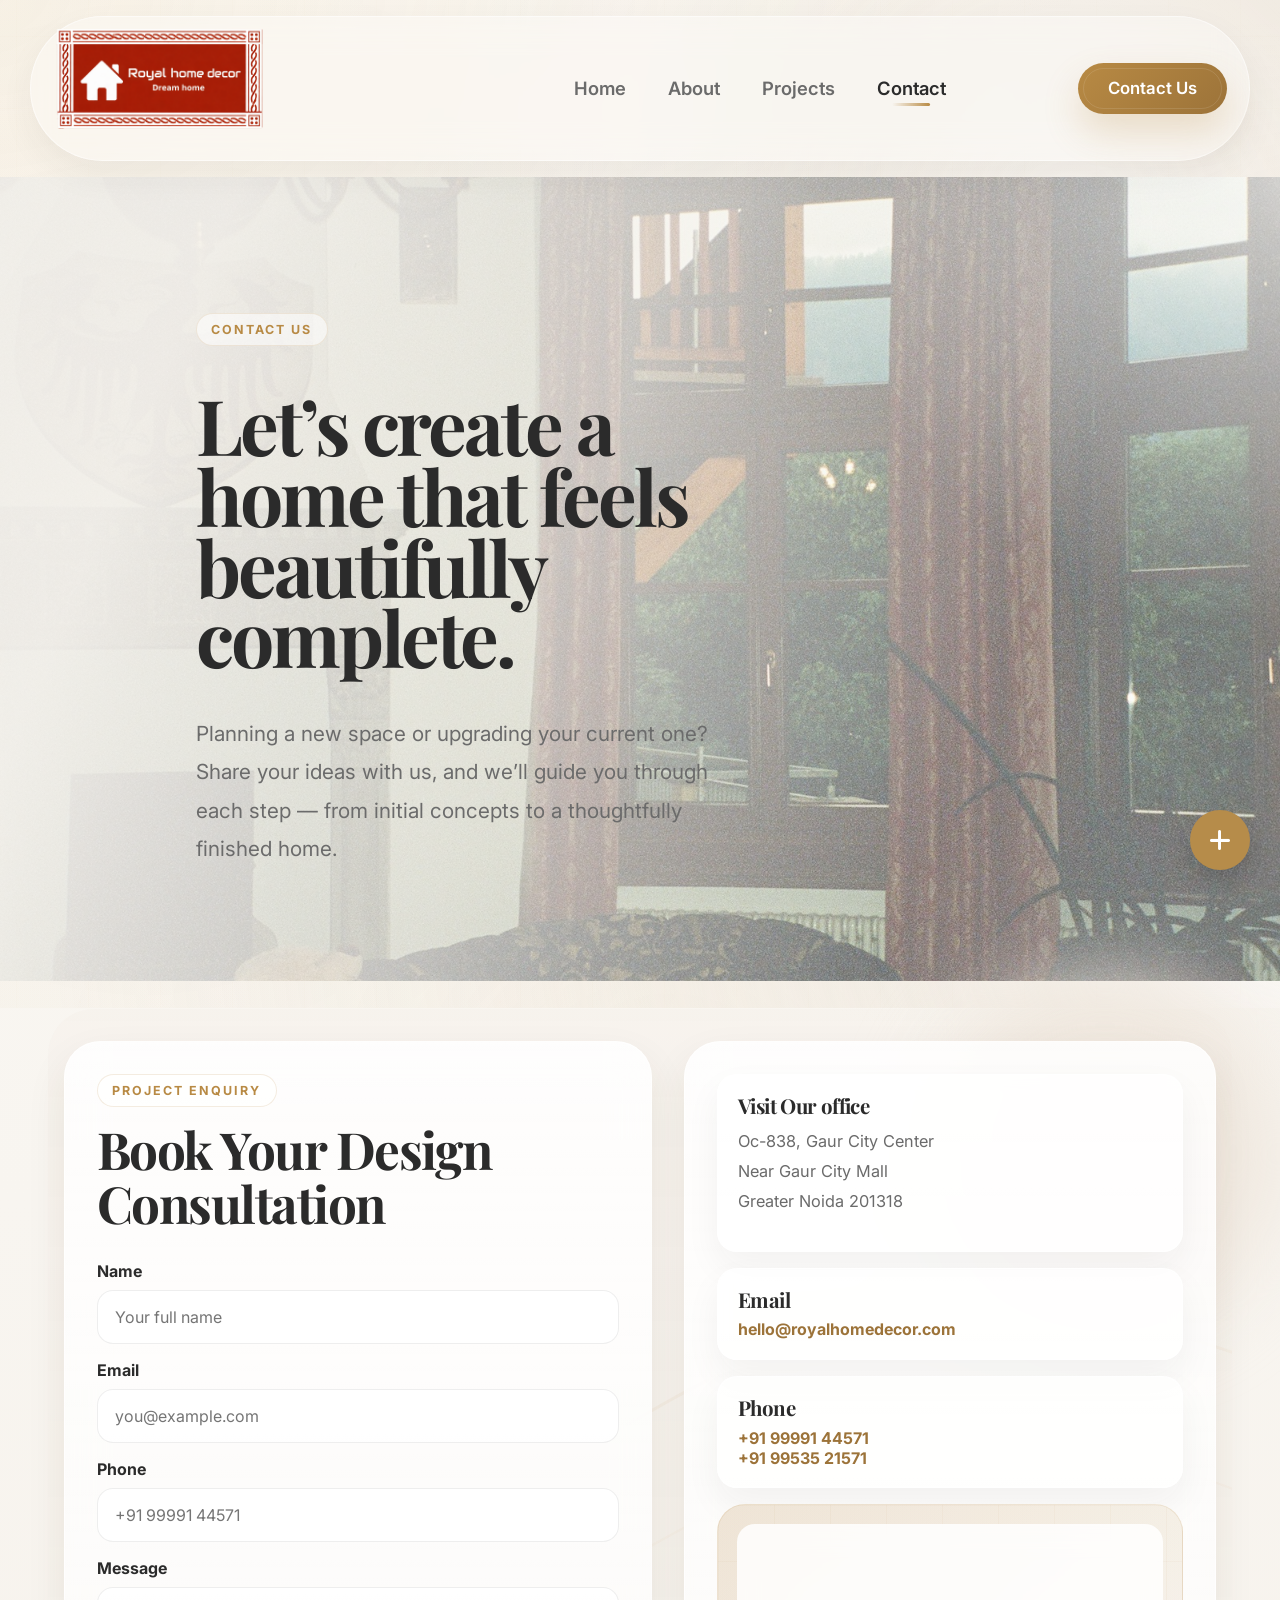
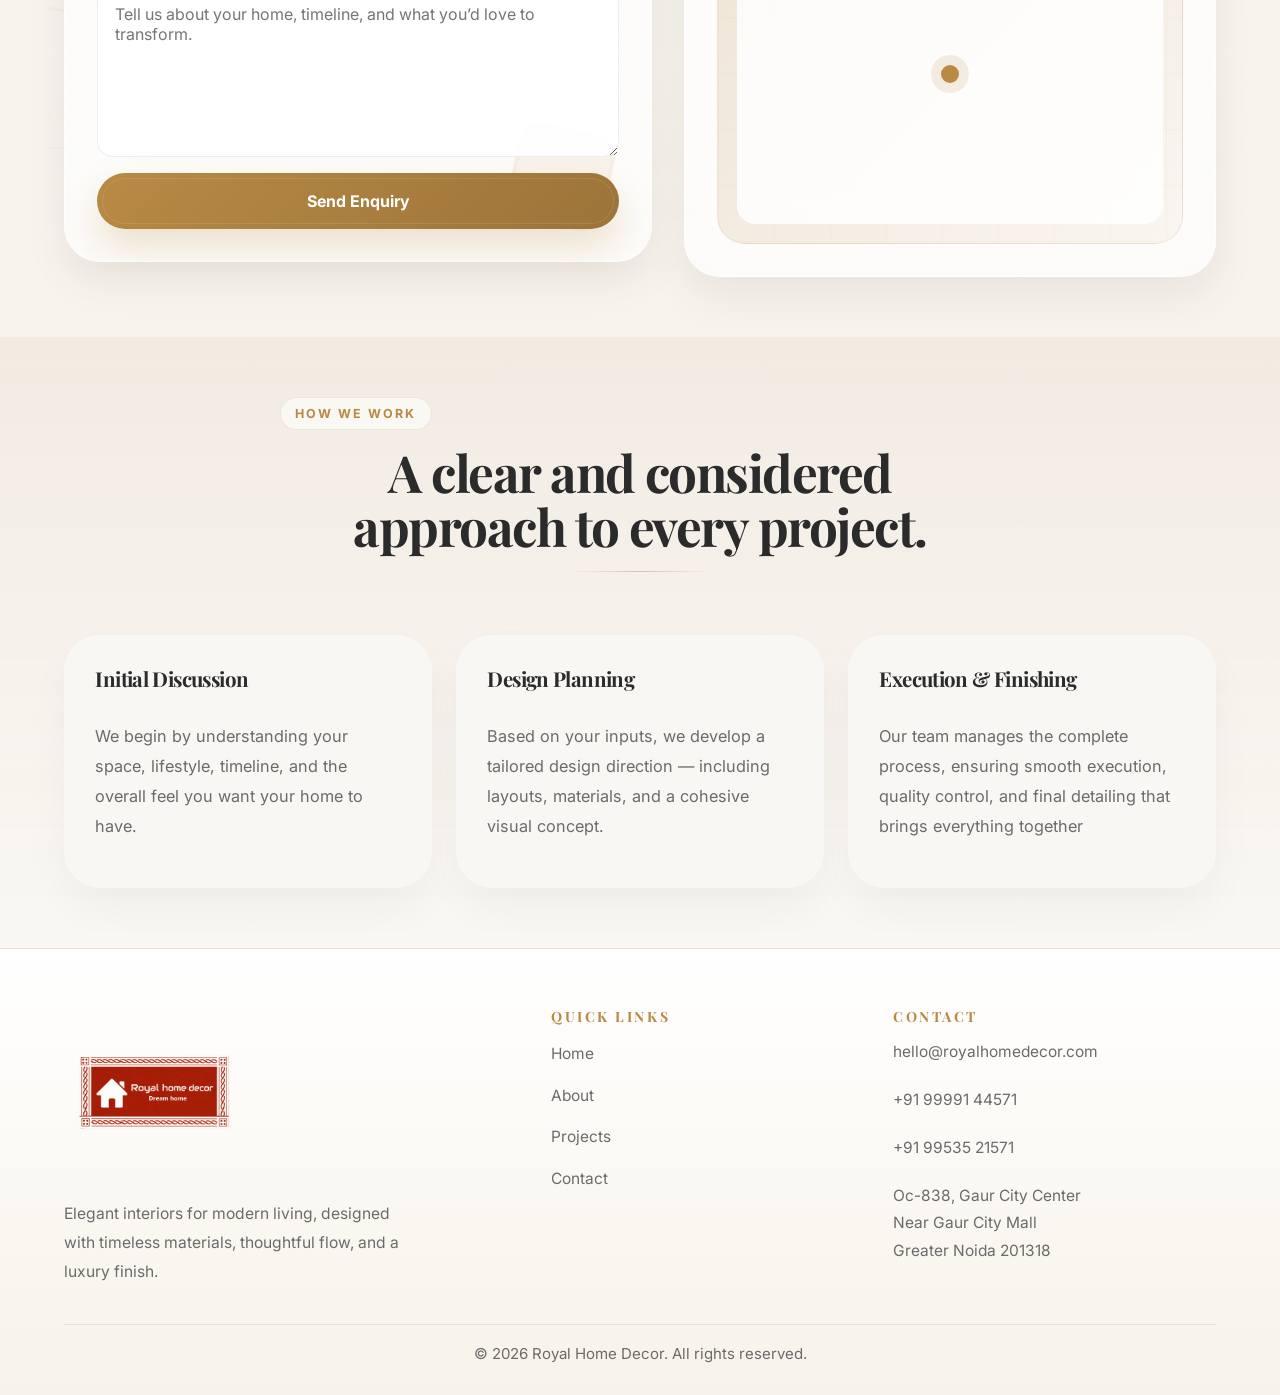
<file: contact.html>
<!DOCTYPE html>
<html lang="en">
  <head>
    <meta charset="UTF-8" />
    <meta name="viewport" content="width=device-width, initial-scale=1.0" />
    <title>Contact Us | Royal Home Decor</title>
    <meta
      name="description"
      content="Contact Royal Home Decor to start your interior design project, request a consultation, or visit our Greater Noida studio."
    />
    <script>
      document.documentElement.classList.add("js");
    </script>
    <link rel="preconnect" href="https://fonts.googleapis.com" />
    <link rel="preconnect" href="https://fonts.gstatic.com" crossorigin />
    <link
      href="https://fonts.googleapis.com/css2?family=Inter:wght@400;500;600;700;800&amp;family=Playfair+Display:wght@500;600;700;800&amp;display=swap"
      rel="stylesheet"
    />
    <link
      rel="stylesheet"
      href="https://cdnjs.cloudflare.com/ajax/libs/font-awesome/6.5.0/css/all.min.css"
    />
    <link rel="stylesheet" href="style.css" />
  </head>
  <body data-page="contact">
    <div class="page-shell">
      <header class="site-header">
        <nav class="navbar" aria-label="Primary navigation">
          <a class="logo" href="index.html">
            <img src="images/brand/logo.png" alt="Royal Home Decor Logo" />
          </a>

          <div class="nav-menu" id="primary-menu">
            <a href="index.html" class="nav-link">Home</a>
            <a href="about.html" class="nav-link">About</a>
            <a href="projects.html" class="nav-link">Projects</a>
            <a href="contact.html" class="nav-link" aria-current="page">Contact</a>
          </div>

          <a href="contact.html" class="nav-cta">Contact Us</a>

          <button
            class="menu-toggle"
            type="button"
            aria-label="Toggle navigation"
            aria-expanded="false"
            aria-controls="primary-menu"
          >
            <span></span>
            <span></span>
          </button>
        </nav>
      </header>

      <main class="page-main">
        <section class="page-hero hero-contact">
          <div class="container page-hero-inner">
            <div class="hero-left">
              <div class="page-hero-copy hero-content reveal reveal-up">
                <span class="eyebrow tag">Contact Us</span>
                <h1>Let’s create a home that feels beautifully complete.</h1>
                <p>
                  Planning a new space or upgrading your current one?
                  Share your ideas with us, and we’ll guide you through each step — from initial concepts to
                  a thoughtfully finished home.
                </p>
              </div>
            </div>
          </div>
        </section>

        <section class="section">
          <div class="container contact-grid">
            <div class="form-card reveal reveal-left">
              <span class="section-tag">Project Enquiry</span>
              <h2>Book Your Design Consultation</h2>
              <form class="contact-form" data-contact-form>
                <label class="form-field">
                  <span>Name</span>
                  <input type="text" name="name" placeholder="Your full name" required />
                </label>

                <label class="form-field">
                  <span>Email</span>
                  <input type="email" name="email" placeholder="you@example.com" required />
                </label>

                <label class="form-field">
                  <span>Phone</span>
                  <input type="tel" name="phone" placeholder="+91 99991 44571" required />
                </label>

                <label class="form-field">
                  <span>Message</span>
                  <textarea
                    name="message"
                    rows="6"
                    placeholder="Tell us about your home, timeline, and what you’d love to transform."
                    required
                  ></textarea>
                </label>

                <button type="submit" class="btn btn-primary">Send Enquiry</button>
                <p class="form-status" data-form-status aria-live="polite" hidden>
                  Thank you. We’ll reach out shortly to schedule your consultation.
                </p>
              </form>
            </div>

            <aside class="contact-panel reveal reveal-right">
              <div class="detail-card">
                <h3>Visit Our office </h3>
                <p>
                  Oc-838, Gaur City Center<br />
                  Near Gaur City Mall<br />
                  Greater Noida 201318
                </p>
              </div>

              <div class="detail-card">
                <h3>Email</h3>
                <a href="mailto:hello@royalhomedecor.com">hello@royalhomedecor.com</a>
              </div>

              <div class="detail-card">
                <h3>Phone</h3>
                <a href="tel:+919999144571">+91 99991 44571</a>
                <br>
                <a href="tel:+919999144571">+91 99535 21571</a>
              </div>

              <div class="map-placeholder">
                <div class="map-overlay">
                  <div class="map-inner">
                    <iframe
                      src="https://www.google.com/maps/embed?pb=!1m18!1m12!1m3!1d3502.815336201767!2d77.42496727621386!3d28.605316175679597!2m3!1f0!2f0!3f0!3m2!1i1024!2i768!4f13.1!3m3!1m2!1s0x390cef1341438e9d%3A0x5f7dd3497a8f0d0a!2sGaur%20City%20Center!5e0!3m2!1sen!2sin!4v1778048298955!5m2!1sen!2sin"
                      width="100%"
                      height="100%"
                      style="border:0; border-radius: 20px;"
                      allowfullscreen=""
                      loading="lazy"
                    ></iframe>
                  </div>
                </div>
              </div>
            </aside>
          </div>
        </section>

        <section class="section section-soft">
          <div class="container">
            <div class="section-header reveal reveal-up">
              <span class="section-tag">How We Work</span>
              <h2>A clear and considered approach to every project.</h2>
            </div>

            <div class="value-grid">
              <article class="value-card reveal reveal-up" data-delay="0">
                <h3> Initial Discussion</h3>
                <p>
                  We begin by understanding your space, lifestyle, timeline, and the overall feel you want
                  your home to have.
                </p>
              </article>

              <article class="value-card reveal reveal-up" data-delay="120">
                <h3>Design Planning</h3>
                <p>
                  Based on your inputs, we develop a tailored design direction — including layouts,
                  materials, and a cohesive visual concept.
                </p>
              </article>

              <article class="value-card reveal reveal-up" data-delay="240">
                <h3>Execution &amp; Finishing</h3>
                <p>
                  Our team manages the complete process, ensuring smooth execution, quality control, and
                  final detailing that brings everything together
                </p>
              </article>
            </div>
          </div>
        </section>
      </main>

      <footer class="site-footer">
        <div class="footer-container">
          <div class="footer-layout">
            <div class="footer-brand-block">
              <a class="footer-logo" href="index.html">
                <img src="images/brand/logo.png" alt="Royal Home Decor Logo" />
              </a>
              <p class="footer-brand-text">
                Elegant interiors for modern living, designed with timeless
                materials, thoughtful flow, and a luxury finish.
              </p>
            </div>

            <nav class="footer-links-block" aria-label="Footer navigation">
              <h3 class="footer-title">Quick Links</h3>
              <div class="footer-links-list">
                <a href="index.html">Home</a>
                <a href="about.html">About</a>
                <a href="projects.html">Projects</a>
                <a href="contact.html">Contact</a>
              </div>
            </nav>

            <div class="footer-contact-block">
              <h3 class="footer-title">Contact</h3>
              <a class="footer-contact-link" href="mailto:hello@royalhomedecor.com"
                >hello@royalhomedecor.com</a
              >
              <a class="footer-contact-link" href="tel:+919999144571">+91 99991 44571</a>
              <a class="footer-contact-link" href="tel:+919953521571">+91 99535 21571</a>
              <p class="footer-address">
                Oc-838, Gaur City Center<br />
                Near Gaur City Mall<br />
                Greater Noida 201318
              </p>
            </div>
          </div>

          <div class="footer-bottom">
            <p>&copy; <span data-year></span> Royal Home Decor. All rights reserved.</p>
          </div>
        </div>
      </footer>
    </div>

    <div class="fab-container">
      <div class="fab-options">
        <a
          href="https://wa.me/919999144571"
          target="_blank"
          rel="noopener noreferrer"
          class="fab-item whatsapp"
          aria-label="WhatsApp"
        >
          <i class="fab fa-whatsapp"></i>
        </a>
        <a
          href="https://www.instagram.com/royalhomedecor66"
          target="_blank"
          rel="noopener noreferrer"
          class="fab-item instagram"
          aria-label="Instagram"
        >
          <i class="fab fa-instagram"></i>
        </a>
        <a
          href="https://www.facebook.com/royalhomedecor66"
          target="_blank"
          rel="noopener noreferrer"
          class="fab-item facebook"
          aria-label="Facebook"
        >
          <i class="fab fa-facebook-f"></i>
        </a>
      </div>

      <button class="fab-main" id="fabToggle" aria-label="Toggle social menu">
        <i class="fas fa-plus"></i>
      </button>
    </div>

    <script src="script.js"></script>
  </body>
</html>
</file>
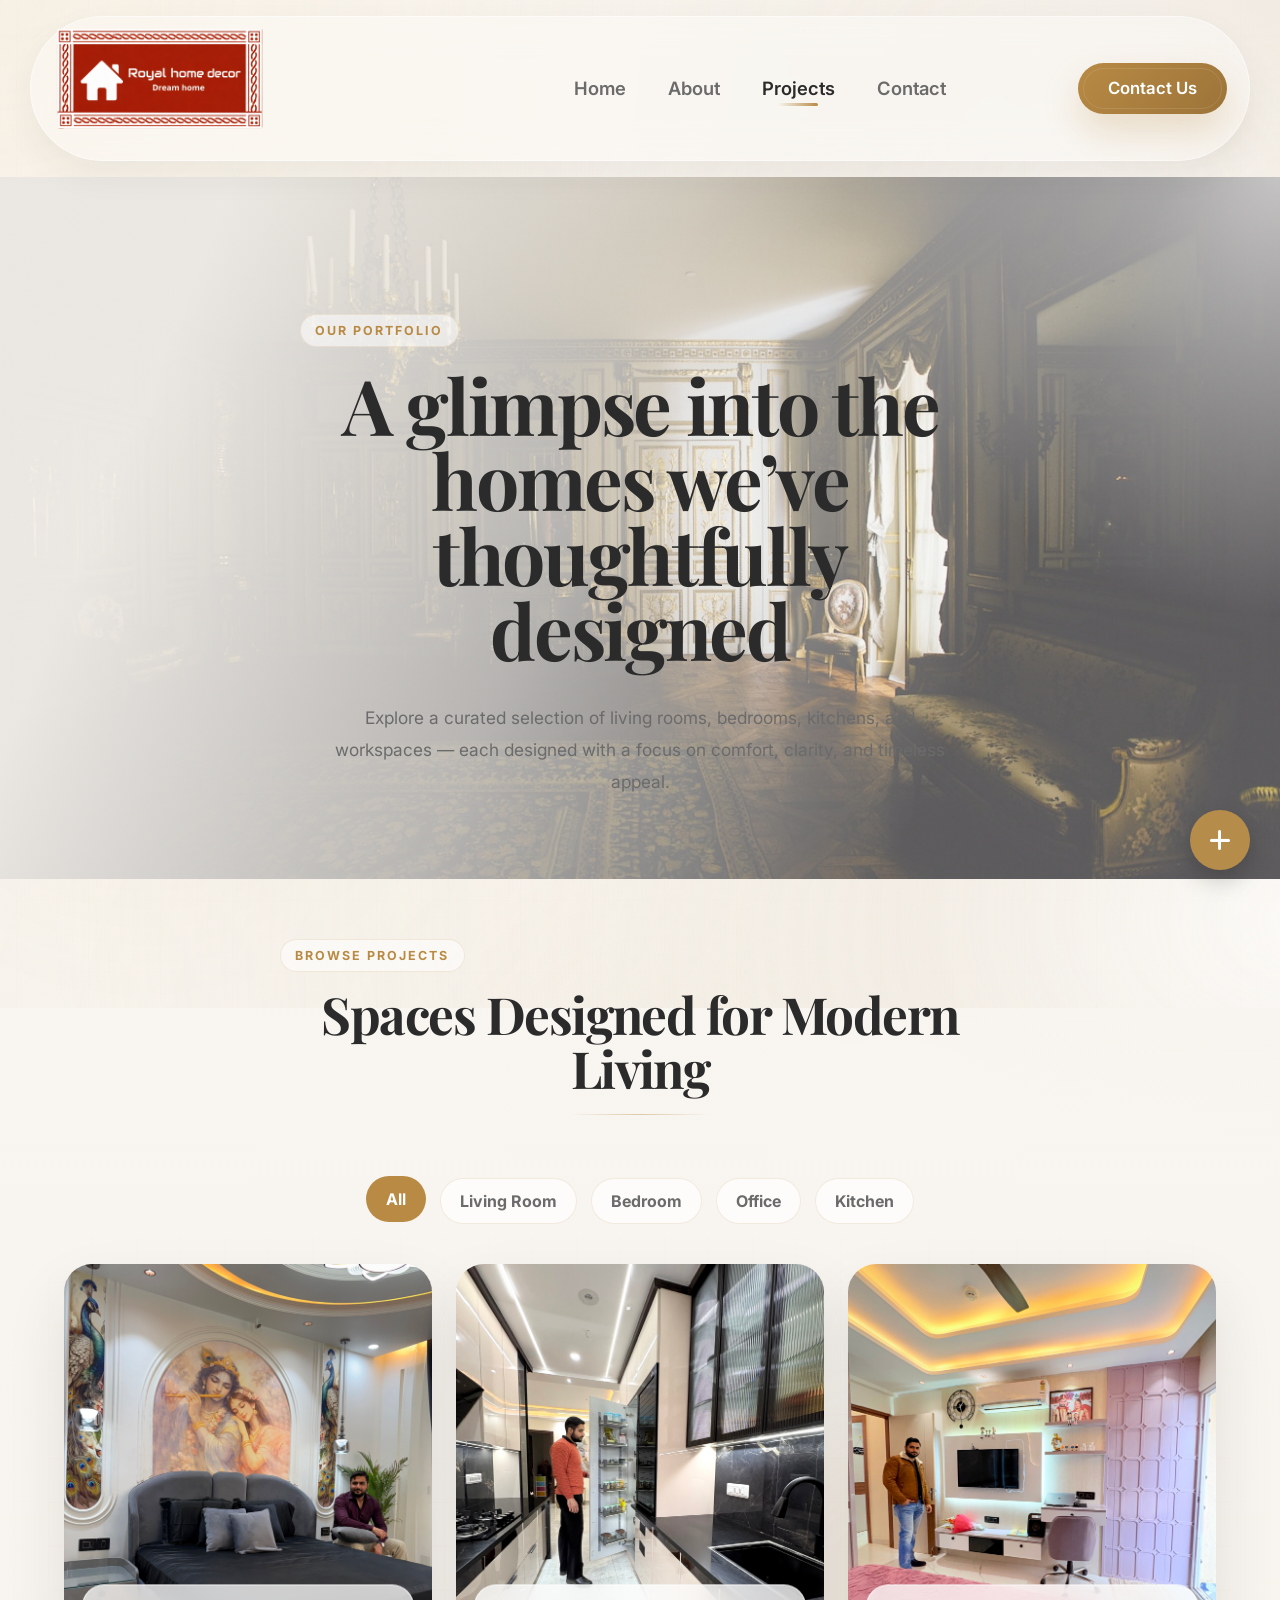
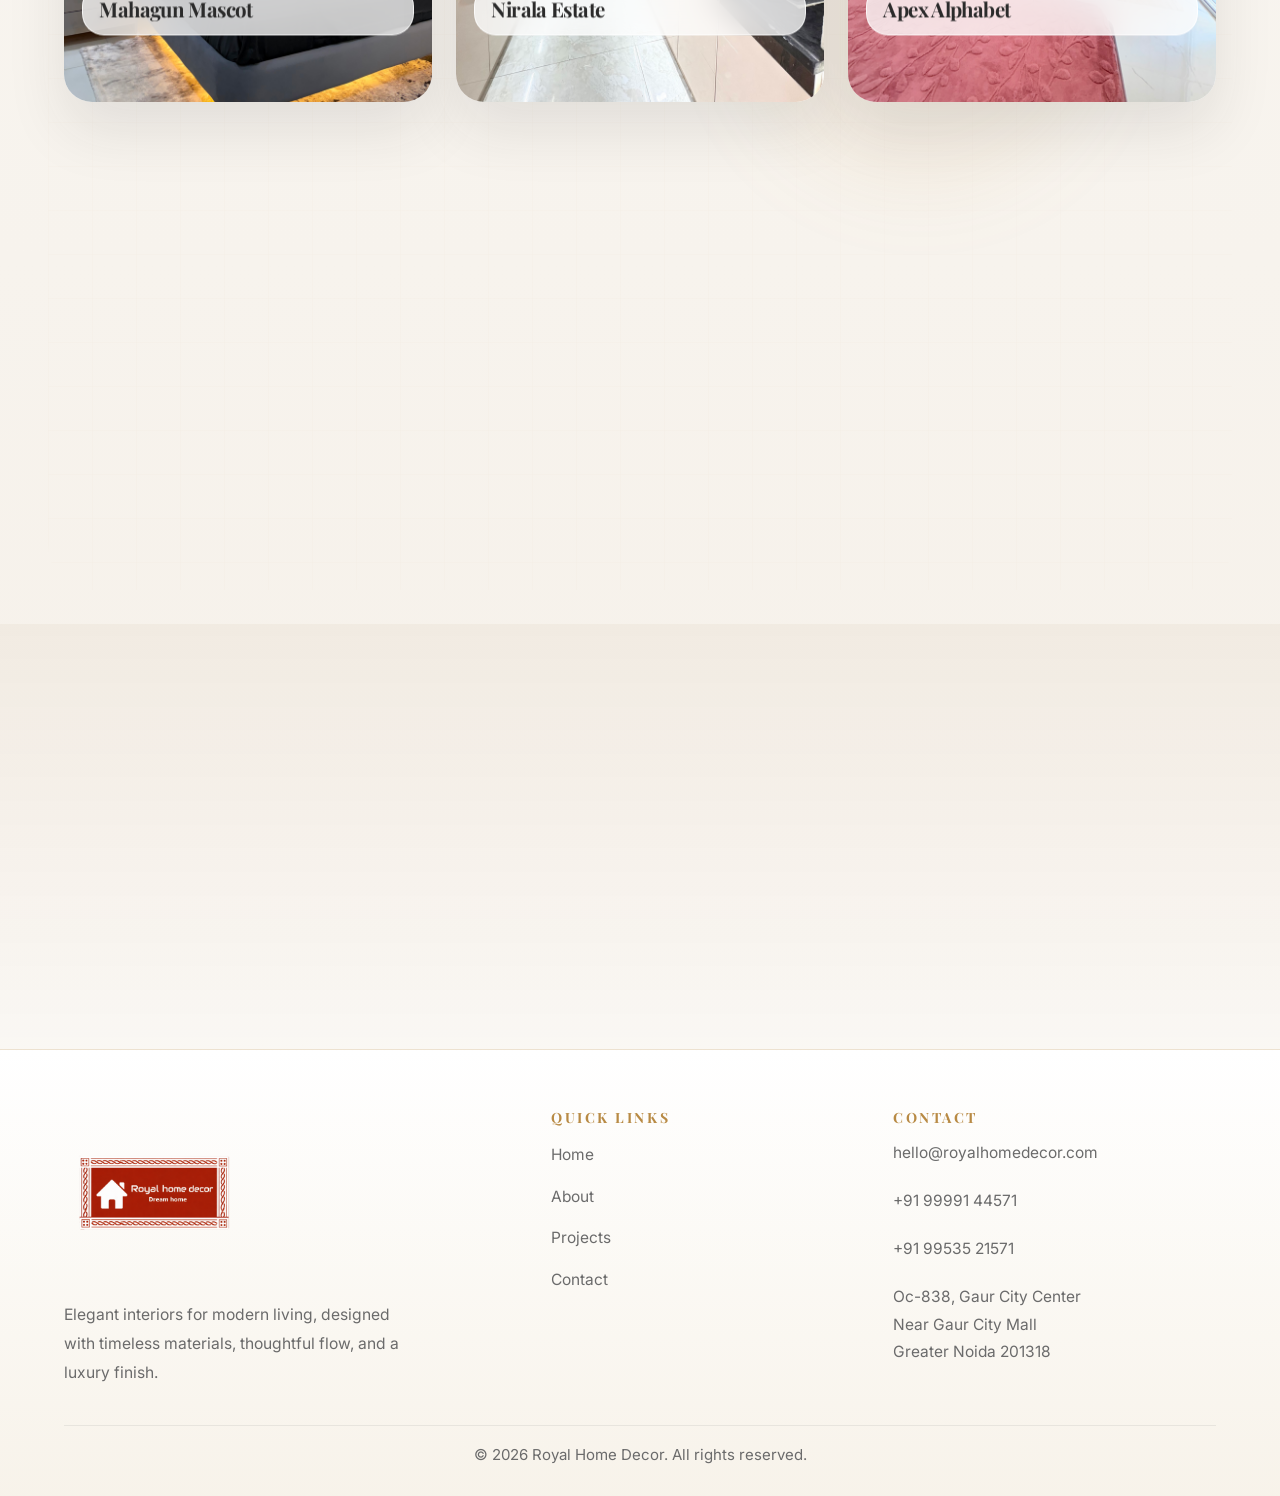
<file: projects.html>
<!DOCTYPE html>
<html lang="en">
  <head>
    <meta charset="UTF-8" />
    <meta name="viewport" content="width=device-width, initial-scale=1.0" />
    <title>Projects | Royal Home Decor</title>
    <meta
      name="description"
      content="Explore Royal Home Decor projects across living rooms, bedrooms, kitchens, and office interiors."
    />
    <script>
      document.documentElement.classList.add("js");
    </script>
    <link rel="preconnect" href="https://fonts.googleapis.com" />
    <link rel="preconnect" href="https://fonts.gstatic.com" crossorigin />
    <link
      href="https://fonts.googleapis.com/css2?family=Inter:wght@400;500;600;700;800&amp;family=Playfair+Display:wght@500;600;700;800&amp;display=swap"
      rel="stylesheet"
    />
    <link
      rel="stylesheet"
      href="https://cdnjs.cloudflare.com/ajax/libs/font-awesome/6.5.0/css/all.min.css"
    />
    <link rel="stylesheet" href="style.css" />
  </head>
  <body data-page="projects">
    <div class="page-shell">
      <header class="site-header">
        <nav class="navbar" aria-label="Primary navigation">
          <a class="logo" href="index.html">
            <img src="images/brand/logo.png" alt="Royal Home Decor Logo" />
          </a>

          <div class="nav-menu" id="primary-menu">
            <a href="index.html" class="nav-link">Home</a>
            <a href="about.html" class="nav-link">About</a>
            <a href="projects.html" class="nav-link" aria-current="page">Projects</a>
            <a href="contact.html" class="nav-link">Contact</a>
          </div>

          <a href="contact.html" class="nav-cta">Contact Us</a>

          <button
            class="menu-toggle"
            type="button"
            aria-label="Toggle navigation"
            aria-expanded="false"
            aria-controls="primary-menu"
          >
            <span></span>
            <span></span>
          </button>
        </nav>
      </header>

      <main class="page-main">
        <section class="page-hero hero-projects">
          <div class="container page-hero-inner page-hero-inner--centered">
            <div class="page-hero-copy reveal reveal-up">
              <span class="eyebrow">Our Portfolio</span>
              <h1>A glimpse into the homes we’ve thoughtfully designed</h1>
              <p>
                Explore a curated selection of living rooms, bedrooms, kitchens, and workspaces — each
                designed with a focus on comfort, clarity, and timeless appeal.
              </p>
            </div>
          </div>
        </section>

        <section class="section" data-project-gallery>
          <div class="container">
            <div class="section-header reveal reveal-up">
              <span class="section-tag">Browse Projects</span>
              <h2>Spaces Designed for Modern Living</h2>
            </div>

            <div class="filter-bar reveal reveal-up">
              <button type="button" class="filter-chip is-active" data-filter="all">All</button>
              <button type="button" class="filter-chip" data-filter="living">Living Room</button>
              <button type="button" class="filter-chip" data-filter="bedroom">Bedroom</button>
              <button type="button" class="filter-chip" data-filter="office">Office</button>
              <button type="button" class="filter-chip" data-filter="kitchen">Kitchen</button>
            </div>

            <div class="gallery-grid">
              <article class="project-card reveal reveal-up is-filter-visible" data-delay="0" data-project-card data-category="bedroom">
                <div class="project-media">
                  <img
                    src="images/projects/mahagun-gallery/IMG_1216.jpg"
                    alt="Mahagun Mascot Crossing Republic bedroom with Krishna artwork and upholstered bed"
                    class="project-image--mahagun"
                  />
                </div>
                <div class="project-overlay">
                  <h3>Mahagun Mascot</h3>
                  <a href="gallery.html" class="btn btn-primary btn-small project-cta">View All</a>
                </div>
              </article>

              <article class="project-card reveal reveal-up is-filter-visible" data-delay="90" data-project-card data-category="kitchen">
                <div class="project-media">
                  <img
                    src="images/projects/nirala-estate-kitchen.jpg"
                    alt="Nirala Estate kitchen with premium black stone finishes and linear lighting"
                    class="project-image--mahagun"
                  />
                </div>
                <div class="project-overlay">

                  <h3>Nirala Estate</h3>
                  <a href="nirala-estate-gallery.html" class="btn btn-primary btn-small project-cta">View All</a>
                </div>
              </article>

              <article class="project-card reveal reveal-up is-filter-visible" data-delay="180" data-project-card data-category="bedroom">
                <div class="project-media">
                  <img
                    src="images/projects/apex-apphabe-bedroom.jpg"
                    alt="Apex Apphabe bedroom with warm ceiling lights and TV wall setup"
                    class="project-image--mahagun"
                  />
                </div>
                <div class="project-overlay">
                  <h3>Apex Alphabet</h3>
                  <a href="apex-Alphabet-gallery.html" class="btn btn-primary btn-small project-cta">View All</a>
                </div>
              </article>

              <article class="project-card reveal reveal-up is-filter-visible" data-delay="270" data-project-card data-category="kitchen">
                <div class="project-media project-image">
                  <img
                    src="images/apex-golf-avenue.jpg"
                    alt="Apex Golf Avenue Interior"
                  />
                </div>
                <div class="project-overlay project-content">
                  <h3>Apex Golf Avenue</h3>
                  <a href="apex-golf-avenue-gallery.html" class="btn btn-primary btn-small project-cta project-link">View All</a>
                </div>
              </article>

              <article class="project-card reveal reveal-up is-filter-visible" data-delay="360" data-project-card data-category="kitchen">
                <div class="project-media project-image">
                  <img
                    src="images/gaur-city/cover.jpg"
                    alt="Gaur City Interior"
                    class="project-image--mahagun"
                  />
                </div>
                <div class="project-overlay project-content">
                  <h3>Gaur City</h3>
                  <a href="gaur-city-gallery.html" class="btn btn-primary btn-small project-cta project-btn">View All</a>
                </div>
              </article>
            </div>
          </div>
        </section>

        <section class="section section-soft">
          <div class="container">
            <div class="cta-banner reveal reveal-up">
              <div>
                <span class="section-tag">Design Consultation</span>
                <h2>Inspired by what you see? Let’s create something just for you</h2>
                <p>
                  Share your ideas, layout, or inspiration with us, and we’ll guide you through the next steps
                  with clarity and care.
                </p>
              </div>
              <a href="contact.html" class="btn btn-primary">Enquire Now</a>
            </div>
          </div>
        </section>
      </main>

      <footer class="site-footer">
        <div class="footer-container">
          <div class="footer-layout">
            <div class="footer-brand-block">
              <a class="footer-logo" href="index.html">
                <img src="images/brand/logo.png" alt="Royal Home Decor Logo" />
              </a>
              <p class="footer-brand-text">
                Elegant interiors for modern living, designed with timeless
                materials, thoughtful flow, and a luxury finish.
              </p>
            </div>

            <nav class="footer-links-block" aria-label="Footer navigation">
              <h3 class="footer-title">Quick Links</h3>
              <div class="footer-links-list">
                <a href="index.html">Home</a>
                <a href="about.html">About</a>
                <a href="projects.html">Projects</a>
                <a href="contact.html">Contact</a>
              </div>
            </nav>

            <div class="footer-contact-block">
              <h3 class="footer-title">Contact</h3>
              <a class="footer-contact-link" href="mailto:hello@royalhomedecor.com"
                >hello@royalhomedecor.com</a
              >
              <a class="footer-contact-link" href="tel:+919999144571">+91 99991 44571</a>
              <a class="footer-contact-link" href="tel:+919953521571">+91 99535 21571</a>
              <p class="footer-address">
                Oc-838, Gaur City Center<br />
                Near Gaur City Mall<br />
                Greater Noida 201318
              </p>
            </div>
          </div>

          <div class="footer-bottom">
            <p>&copy; <span data-year></span> Royal Home Decor. All rights reserved.</p>
          </div>
        </div>
      </footer>
    </div>

    <div class="fab-container">
      <div class="fab-options">
        <a
          href="https://wa.me/919999144571"
          target="_blank"
          rel="noopener noreferrer"
          class="fab-item whatsapp"
          aria-label="WhatsApp"
        >
          <i class="fab fa-whatsapp"></i>
        </a>
        <a
          href="https://www.instagram.com/royalhomedecor66"
          target="_blank"
          rel="noopener noreferrer"
          class="fab-item instagram"
          aria-label="Instagram"
        >
          <i class="fab fa-instagram"></i>
        </a>
        <a
          href="https://www.facebook.com/royalhomedecor66"
          target="_blank"
          rel="noopener noreferrer"
          class="fab-item facebook"
          aria-label="Facebook"
        >
          <i class="fab fa-facebook-f"></i>
        </a>
      </div>

      <button class="fab-main" id="fabToggle" aria-label="Toggle social menu">
        <i class="fas fa-plus"></i>
      </button>
    </div>

    <script src="script.js"></script>
  </body>
</html>
</file>
<file: style.css>
:root {
  --bg: #f8f5f0;
  --white: #ffffff;
  --gold: #b88a44;
  --gold-muted: #c4933f;
  --gold-deep: #9c7339;
  --beige: #ede5da;
  --beige-deep: #e3d7c6;
  --text-primary: #2b2b2b;
  --text-secondary: #6b6b6b;
  --border-soft: rgba(184, 138, 68, 0.16);
  --border-strong: rgba(184, 138, 68, 0.28);
  --glass: rgba(255, 255, 255, 0.54);
  --glass-strong: rgba(255, 255, 255, 0.82);
  --shadow-soft: 0 18px 40px rgba(77, 52, 20, 0.08);
  --shadow-card: 0 28px 60px rgba(43, 43, 43, 0.1);
  --shadow-lift: 0 32px 70px rgba(43, 43, 43, 0.14);
  --radius-xl: 36px;
  --radius-lg: 28px;
  --radius-md: 20px;
  --radius-sm: 16px;
  --max-width: 1220px;
  --nav-height: 86px;
  --transition: 0.35s ease;
  --carousel-gap: 1.5rem;
  --cards-per-view: 3;
  --pattern-beige: rgba(237, 229, 218, 0.38);
  --pattern-gold: rgba(184, 138, 68, 0.08);
  --pattern-gold-soft: rgba(184, 138, 68, 0.14);
  --space-sm: 20px;
  --space-md: 40px;
  --space-lg: 60px;
  --space-xl: 80px;
  --noise-pattern: url("data:image/svg+xml,%3Csvg xmlns='http://www.w3.org/2000/svg' width='140' height='140' viewBox='0 0 140 140'%3E%3Cg fill='%23c4933f' fill-opacity='0.08'%3E%3Ccircle cx='12' cy='18' r='1'/%3E%3Ccircle cx='56' cy='38' r='0.8'/%3E%3Ccircle cx='96' cy='22' r='0.9'/%3E%3Ccircle cx='128' cy='70' r='1'/%3E%3Ccircle cx='84' cy='96' r='0.8'/%3E%3Ccircle cx='38' cy='112' r='1'/%3E%3Ccircle cx='18' cy='80' r='0.7'/%3E%3Ccircle cx='68' cy='130' r='0.9'/%3E%3C/g%3E%3C/svg%3E");
  --curve-pattern: url("data:image/svg+xml,%3Csvg xmlns='http://www.w3.org/2000/svg' width='760' height='320' viewBox='0 0 760 320' fill='none'%3E%3Cpath d='M-40 248C84 224 116 80 250 92C384 104 432 248 560 248C646 248 708 200 800 168' stroke='%23B88A44' stroke-opacity='0.16' stroke-width='1.2'/%3E%3Cpath d='M-24 132C96 108 176 172 286 154C426 132 476 20 610 20C688 20 738 52 812 92' stroke='%23B88A44' stroke-opacity='0.12' stroke-width='1'/%3E%3C/svg%3E");
  --wave-pattern: url("data:image/svg+xml,%3Csvg xmlns='http://www.w3.org/2000/svg' width='900' height='360' viewBox='0 0 900 360' fill='none'%3E%3Cpath d='M0 220C128 184 172 266 300 234C434 200 478 106 620 122C734 134 798 214 900 196' stroke='%23B88A44' stroke-opacity='0.12' stroke-width='1.2'/%3E%3Cpath d='M0 292C122 258 178 318 300 286C436 252 486 156 626 176C744 192 804 284 900 274' stroke='%23B88A44' stroke-opacity='0.08' stroke-width='1'/%3E%3C/svg%3E");
}

*,
*::before,
*::after {
  box-sizing: border-box;
}

html {
  scroll-behavior: smooth;
  overflow-x: hidden;
  overflow-y: auto;
}

body {
  margin: 0;
  font-family: "Inter", sans-serif;
  color: var(--text-primary);
  background:
    radial-gradient(circle at top left, rgba(255, 255, 255, 0.78), transparent 28%),
    radial-gradient(circle at top right, rgba(237, 229, 218, 0.8), transparent 34%),
    linear-gradient(180deg, #fbf9f4 0%, #f8f5f0 40%, #f5efe7 100%);
  overflow-x: hidden;
  overflow-y: auto;
  transition: opacity 0.55s ease, transform 0.55s ease;
}

.js body {
  opacity: 0;
  transform: translateY(14px);
}

.js body.is-loaded {
  opacity: 1;
  transform: none;
}

.js body.is-leaving {
  opacity: 0;
  transform: translateY(14px);
}

body.menu-open {
  overflow: hidden;
}

body.modal-open {
  overflow: hidden;
}

img {
  max-width: 100%;
  height: auto;
  display: block;
}

a {
  color: inherit;
  text-decoration: none;
}

button,
input,
textarea {
  font: inherit;
}

button,
a,
input,
textarea {
  -webkit-tap-highlight-color: transparent;
}

button {
  cursor: pointer;
  padding: 10px 20px;
}

p {
  margin: 0;
}

.page-shell {
  position: relative;
  display: flex;
  min-height: 100vh;
  flex-direction: column;
  overflow: visible;
  isolation: isolate;
  z-index: 0;
}

.page-shell::before,
.page-shell::after {
  content: "";
  position: fixed;
  inset: -12vh -10vw;
  pointer-events: none;
}

.page-shell::before {
  z-index: -3;
  background:
    radial-gradient(ellipse at 6% 8%, rgba(196, 147, 63, 0.16) 0%, rgba(196, 147, 63, 0.09) 18%, rgba(196, 147, 63, 0.03) 34%, transparent 56%),
    radial-gradient(ellipse at 94% 92%, rgba(255, 255, 255, 0.72) 0%, rgba(237, 229, 218, 0.52) 20%, rgba(237, 229, 218, 0.16) 38%, transparent 62%),
    radial-gradient(circle at 18% 68%, rgba(196, 147, 63, 0.1) 0%, rgba(196, 147, 63, 0.03) 22%, transparent 48%),
    radial-gradient(circle at 78% 28%, rgba(255, 255, 255, 0.46) 0%, rgba(255, 255, 255, 0.1) 22%, transparent 48%),
    radial-gradient(circle at 52% 112%, rgba(196, 147, 63, 0.08) 0%, rgba(196, 147, 63, 0.02) 20%, transparent 50%);
  opacity: 0.82;
  animation: none;
}

.page-shell::after {
  z-index: -2;
  background:
    linear-gradient(rgba(196, 147, 63, 0.055) 1px, transparent 1px) 0 0 / 72px 72px,
    linear-gradient(90deg, rgba(196, 147, 63, 0.055) 1px, transparent 1px) 0 0 / 72px 72px,
    var(--noise-pattern) 0 0 / 140px 140px;
  opacity: 0.18;
}

.page-main {
  flex: 1;
}

.container {
  width: 90%;
  max-width: 1200px;
  margin: 0 auto;
}

.section {
  position: relative;
  padding: var(--space-lg) 0;
  margin: 0;
  min-height: auto;
  isolation: isolate;
}

section {
  padding: var(--space-lg) 0;
  margin: 0;
}

.row {
  display: flex;
  flex-wrap: wrap;
  gap: var(--space-md);
}

.projects-section {
  padding-bottom: 40px;
}

.testimonials-section,
.testimonial-section {
  padding-top: 40px;
}

.view-all-btn {
  margin-top: 20px;
}

.section-soft {
  background:
    linear-gradient(180deg, rgba(237, 229, 218, 0.55) 0%, rgba(255, 255, 255, 0.48) 100%);
}

.eyebrow,
.section-tag {
  display: inline-flex;
  align-items: center;
  gap: 0.45rem;
  width: fit-content;
  padding: 0.5rem 0.9rem;
  border-radius: 999px;
  background: rgba(255, 255, 255, 0.56);
  border: 1px solid var(--border-soft);
  color: var(--gold);
  font-size: 0.78rem;
  font-weight: 700;
  letter-spacing: 0.16em;
  text-transform: uppercase;
}

h1,
h2,
h3 {
  margin-top: 0;
  margin-bottom: 15px;
  font-family: "Playfair Display", serif;
  font-weight: 700;
  letter-spacing: -0.03em;
}

p {
  margin-top: 0;
  margin-bottom: 15px;
}

h1 {
  font-size: clamp(3rem, 6vw, 5.7rem);
  line-height: 0.98;
}

h2 {
  font-size: clamp(2.25rem, 4vw, 4rem);
  line-height: 1.05;
}

h3 {
  font-size: 1.28rem;
  line-height: 1.2;
}

.section-header {
  max-width: 720px;
  margin: 0 auto 3rem;
  text-align: center;
  display: grid;
  gap: 1rem;
}

.section-header h2 {
  position: relative;
  padding-bottom: 1.2rem;
}

.section-header h2::after {
  content: "";
  position: absolute;
  left: 50%;
  bottom: 0;
  width: min(140px, 44%);
  height: 1px;
  transform: translateX(-50%);
  background:
    linear-gradient(90deg, transparent 0%, rgba(184, 138, 68, 0.42) 50%, transparent 100%);
}

.section-header p,
.hero-copy p,
.page-hero-copy p,
.editorial-panel p,
.cta-banner p,
.value-card p,
.timeline-step p,
.team-card p,
.detail-card p,
.story-metric span,
.project-overlay p {
  color: var(--text-secondary);
  font-size: 1.02rem;
  line-height: 1.85;
}

.btn,
.nav-cta,
.inline-link {
  display: inline-flex;
  align-items: center;
  justify-content: center;
  border: 0;
  border-radius: 999px;
  transition: transform var(--transition), box-shadow var(--transition),
    background-color var(--transition), color var(--transition),
    border-color var(--transition), opacity var(--transition);
}

.btn {
  min-height: 56px;
  padding: 0.95rem 1.6rem;
  font-weight: 700;
}

.btn-small {
  min-height: 42px;
  padding: 0.65rem 1rem;
  font-size: 0.92rem;
}

.btn-primary,
.nav-cta {
  position: relative;
  overflow: hidden;
  isolation: isolate;
  background: linear-gradient(135deg, var(--gold) 0%, var(--gold-deep) 100%);
  color: var(--white);
  box-shadow: 0 18px 36px rgba(184, 138, 68, 0.24);
}

.btn-primary::after,
.nav-cta::after {
  content: "";
  position: absolute;
  inset: 5px;
  border-radius: inherit;
  border: 1px solid rgba(255, 255, 255, 0.3);
  opacity: 0.36;
  transition: opacity var(--transition), transform var(--transition);
  pointer-events: none;
}

.btn-secondary {
  background: rgba(255, 255, 255, 0.66);
  border: 1px solid rgba(184, 138, 68, 0.18);
  color: var(--text-primary);
  box-shadow: 0 14px 30px rgba(43, 43, 43, 0.06);
  backdrop-filter: blur(14px);
}

.btn:hover,
.nav-cta:hover,
.inline-link:hover,
.btn:focus-visible,
.nav-cta:focus-visible,
.inline-link:focus-visible {
  transform: translateY(-2px);
}

.btn-primary:hover::after,
.nav-cta:hover::after,
.btn-primary:focus-visible::after,
.nav-cta:focus-visible::after {
  opacity: 0.66;
  transform: scale(0.98);
}

.inline-link {
  width: fit-content;
  padding: 0;
  color: var(--gold);
  font-weight: 700;
}

.glass-panel,
.floating-card,
.story-card,
.form-card,
.contact-panel,
.cta-banner,
.value-card {
  border: 1px solid rgba(255, 255, 255, 0.64);
  background: linear-gradient(180deg, rgba(255, 255, 255, 0.86) 0%, rgba(255, 255, 255, 0.68) 100%);
  backdrop-filter: blur(20px);
  box-shadow: var(--shadow-soft);
}

.project-card::before,
.gallery-card::before,
.testimonial-card::before {
  content: "";
  position: absolute;
  inset: 10px;
  border-radius: calc(var(--radius-lg) - 8px);
  border: 1px solid rgba(184, 138, 68, 0.22);
  opacity: 0;
  transform: scale(0.985);
  z-index: 2;
  transition: opacity var(--transition), transform var(--transition);
  pointer-events: none;
}

.project-card:hover::before,
.gallery-card:hover::before,
.testimonial-card:hover::before,
.project-card:focus-within::before,
.gallery-card:focus-within::before,
.testimonial-card:focus-within::before {
  opacity: 1;
  transform: scale(1);
}

.site-header {
  position: sticky;
  top: 0;
  z-index: 1000;
  padding: 1rem 0;
}

.navbar {
  width: min(calc(100% - 3rem), var(--max-width));
  margin: 0 auto;
  display: flex;
  align-items: center;
  justify-content: space-between;
  gap: 1rem;
  min-height: 100px;
  padding: 0.72rem 1.35rem;
  border-radius: 999px;
  background: rgba(255, 255, 255, 0.34);
  border: 1px solid rgba(255, 255, 255, 0.5);
  box-shadow: 0 14px 34px rgba(43, 43, 43, 0.06);
  backdrop-filter: blur(16px);
  transition: background-color var(--transition), border-color var(--transition),
    box-shadow var(--transition);
}

.navbar.scrolled,
.navbar.menu-open {
  background: rgba(255, 255, 255, 0.82);
  border-color: var(--border-soft);
  box-shadow: 0 18px 38px rgba(43, 43, 43, 0.08);
}

.logo {
  font-family: "Playfair Display", serif;
  font-size: 1.35rem;
  font-weight: 700;
  letter-spacing: 0.02em;
}

.navbar > .logo {
  display: flex;
  align-items: center;
  justify-content: flex-start;
  width: 380px;
  min-width: 380px;
  height: 120px;
  overflow: hidden;
  padding-left: 28px;
  margin-right: 0.5rem;
  flex-shrink: 0;
  line-height: 0;
}

.navbar > .logo img {
  height: 105px;
  width: auto;
  object-fit: contain;
  display: block;
  margin-left: 26px;
  transform: scale(2.35);
  transform-origin: center;
}

.navbar > .logo.logo--text {
  width: auto;
  min-width: 0;
  height: auto;
  overflow: visible;
  padding-left: 0;
  margin-right: 1rem;
  line-height: 1.1;
}

.navbar,
.nav-container,
.navbar-container {
  display: flex;
  align-items: center;
  justify-content: space-between;
  min-height: 100px;
}

.nav-menu,
.nav-links {
  display: flex;
  align-items: center;
  gap: 42px;
}

.nav-menu {
  flex: 1;
  justify-content: center;
  margin: 0 1.5rem;
}

.nav-link,
.nav-links a {
  position: relative;
  color: var(--text-secondary);
  font-size: 1.15rem;
  font-weight: 600;
  line-height: 1;
  padding: 0;
}

.nav-link::after,
.nav-links a::after {
  content: "";
  position: absolute;
  left: 50%;
  bottom: -8px;
  width: 55%;
  height: 3px;
  border-radius: 999px;
  background: linear-gradient(90deg, transparent, var(--gold));
  transform: translateX(-50%) scaleX(0);
  transform-origin: center;
  transition: transform var(--transition), opacity var(--transition);
  opacity: 0;
}

.nav-link:hover,
.nav-link:focus-visible,
.nav-link[aria-current="page"],
.nav-links a.active {
  color: var(--text-primary);
}

.nav-link:hover::after,
.nav-link:focus-visible::after,
.nav-link[aria-current="page"]::after,
.nav-links a.active::after {
  transform: translateX(-50%) scaleX(1);
  opacity: 1;
}

.nav-cta,
.contact-btn {
  min-height: 46px;
  padding: 16px 30px;
  line-height: 1.15;
  white-space: nowrap;
  font-size: 1.05rem;
  font-weight: 600;
  border-radius: 999px;
  flex-shrink: 0;
}

.menu-toggle {
  display: none;
  width: 48px;
  height: 48px;
  flex-shrink: 0;
  align-items: center;
  justify-content: center;
  flex-direction: column;
  gap: 0.35rem;
  border: 0;
  border-radius: 50%;
  background: rgba(255, 255, 255, 0.7);
  padding: 0;
}

.card {
  padding: 20px;
}

.menu-toggle span {
  width: 20px;
  height: 2px;
  border-radius: 999px;
  background: var(--text-primary);
  transition: transform var(--transition), opacity var(--transition);
}

.hero-home,
.page-hero {
  position: relative;
  display: flex;
  align-items: center;
  overflow: clip;
  isolation: isolate;
}

.hero-home::before,
.page-hero::before {
  content: "";
  position: absolute;
  inset: 0;
  background:
    linear-gradient(112deg, rgba(248, 245, 240, 0.94) 15%, rgba(248, 245, 240, 0.72) 45%, rgba(248, 245, 240, 0.34) 75%),
    radial-gradient(circle at top right, rgba(255, 255, 255, 0.65), transparent 30%);
  z-index: -1;
}

.hero-home::after {
  content: "";
  position: absolute;
  top: -18%;
  right: -10%;
  width: min(44vw, 520px);
  aspect-ratio: 1;
  border-radius: 50%;
  background: rgba(237, 229, 218, 0.52);
  filter: blur(40px);
  z-index: -1;
}

.hero-home {
  min-height: 100vh;
  padding-top: 110px;
  padding-bottom: clamp(2.8rem, 5.8vh, 5.2rem);
  background: url("images/featured/home-hero.jpg") center/cover no-repeat;
  background-attachment: scroll;
}

.hero-section {
  position: relative;
  min-height: 100vh;
  padding-top: 110px;
  overflow: visible;
  background-attachment: scroll;
}

.main-wrapper,
.page-container,
.page-wrapper {
  overflow: visible;
}

.hero-section,
.testimonial-track,
.project-card,
.hero-stats-card {
  transform: translateZ(0);
  backface-visibility: hidden;
}

.page-hero {
  min-height: 78vh;
  padding: 8.5rem 0 5rem;
  background-position: center;
  background-size: cover;
  background-attachment: scroll;
}

.about-hero-container {
  position: relative;
  z-index: 1;
  width: 100%;
  max-width: 1400px;
  margin: 0 auto;
  padding: 0 60px;
  display: flex;
  justify-content: space-between;
  align-items: flex-end;
  gap: clamp(1.5rem, 3vw, 3rem);
}

.about-hero .page-hero-copy {
  max-width: min(760px, 100%);
  margin: 0;
  padding: 0;
  left: auto;
  right: auto;
  position: relative;
}

.about-hero .page-hero-card {
  margin-left: auto;
  width: min(360px, 100%);
  max-width: 360px;
}

.hero-home .hero-grid,
.hero-container {
  position: relative;
  width: 100%;
  max-width: 1400px;
  margin: 0 auto;
  padding: 0 60px;
  display: block;
}

.hero-about {
  background-image: url("images/featured/about-hero.jpg");
}

.hero-projects {
  background-image: url("images/projects/chandelier-salon.jpg");
}

.hero-contact {
  background-image: url("images/featured/contact-hero.jpg");
}

.hero-apex-golf {
  background-image: url("images/apex-golf-avenue.jpg");
  background-position: center 42%;
}

.hero-grid,
.page-hero-inner {
  position: relative;
  z-index: 1;
  display: grid;
  width: 100%;
  grid-template-columns: minmax(0, 1fr) minmax(260px, 340px);
  gap: clamp(1.4rem, 2.8vw, 2.5rem);
  align-items: center;
}

.hero-grid::before,
.hero-grid::after {
  content: "";
  position: absolute;
  pointer-events: none;
}

.hero-grid::before {
  top: -8%;
  left: -8%;
  width: min(62vw, 760px);
  height: min(44vh, 320px);
  background: var(--curve-pattern) left top / contain no-repeat;
  opacity: 0.36;
  z-index: -1;
}

.hero-grid::after {
  right: 20%;
  bottom: 4%;
  width: 180px;
  height: 180px;
  background:
    radial-gradient(circle, rgba(184, 138, 68, 0.22) 0 1.4px, transparent 1.4px) 0 0 / 18px 18px;
  opacity: 0.26;
  animation: none;
  z-index: -1;
}

.page-hero-inner {
  align-items: end;
}

.page-hero-inner--centered {
  grid-template-columns: 1fr;
  justify-items: center;
  text-align: center;
}

.hero-copy,
.page-hero-copy {
  position: relative;
  max-width: 680px;
  display: grid;
  gap: 1.2rem;
}

.hero-home .hero-copy {
  max-width: 900px;
  padding-left: 0;
  padding-right: 380px;
}

.hero-content {
  max-width: 620px;
  padding-left: 80px;
  padding-right: 20px;
  position: relative;
  z-index: 2;
}

.hero-left {
  padding-left: 70px;
}

.hero-content .tag {
  margin-left: 6px;
  margin-bottom: 24px;
}

.hero-copy::before {
  content: "";
  position: absolute;
  left: -16%;
  top: 18%;
  width: min(42vw, 430px);
  aspect-ratio: 1;
  border-radius: 50%;
  background: radial-gradient(circle, rgba(184, 138, 68, 0.16) 0%, rgba(184, 138, 68, 0.04) 58%, transparent 78%);
  filter: blur(30px);
  z-index: -1;
  animation: none;
}

.hero-copy h1 {
  font-size: clamp(2.6rem, 5.4vw, 5rem);
  line-height: 0.97;
}

.hero-home .hero-copy h1,
.hero-content h1 {
  font-size: clamp(4rem, 6vw, 7rem);
  line-height: 0.92;
  letter-spacing: -0.04em;
  margin-bottom: 24px;
}

.hero-content h1 {
  margin-left: 6px;
}

.hero-copy p,
.page-hero-copy p {
  max-width: 620px;
  font-size: 1.08rem;
}

.hero-home .hero-copy p,
.hero-content p {
  max-width: 680px;
  font-size: 1.3rem;
  margin-bottom: 32px;
}

.hero-content p {
  margin-left: 6px;
  max-width: 560px;
}

.about-section h1,
.about-hero .page-hero-copy h1 {
  font-size: clamp(32px, 4vw, 56px);
  line-height: 1.2;
  font-weight: 600;
}

.about-section p {
  font-size: 16px;
  line-height: 1.7;
  max-width: 550px;
}

.about-card h3,
.about-section .value-card h3 {
  font-size: 16px;
}

.about-card p,
.about-section .value-card p {
  font-size: 14px;
}

.page-hero-inner--centered .page-hero-copy p {
  margin: 0 auto;
}

.hero-actions {
  display: flex;
  flex-wrap: wrap;
  gap: 1rem;
  margin-top: 0.5rem;
}

.hero-trust {
  margin-top: 0.5rem;
  max-width: 62ch;
  color: var(--text-secondary);
  font-size: 0.96rem;
  line-height: 1.8;
}

.floating-card,
.page-hero-card {
  padding: 1.5rem;
  border-radius: var(--radius-xl);
}

.floating-card {
  display: grid;
  gap: 1rem;
  animation: none;
}

.hero-stats {
  position: relative;
  isolation: isolate;
}

.hero-right {
  position: absolute;
  top: 50%;
  right: 60px;
  display: flex;
  justify-content: flex-end;
  transform: none;
  translate: 0 -50%;
}

.hero-home .hero-grid > .hero-stats {
  position: absolute;
  top: 50%;
  right: 60px;
  justify-self: end;
  transform: none;
  translate: 0 -50%;
}

.hero-home .hero-stats,
.hero-stats-card {
  width: 330px;
  max-width: 100%;
  padding: 34px 28px;
  animation: floatCard 8s ease-in-out infinite;
}

.hero-overlay,
.hero-inner,
.hero-wrapper {
  padding-left: 0 !important;
  padding-right: 0 !important;
}

.hero-bg,
.hero-overlay,
.bg-blob,
.floating-shape {
  will-change: auto;
  animation: none;
  filter: none;
}

.hero-stats::before,
.hero-stats::after {
  content: "";
  position: absolute;
  pointer-events: none;
  z-index: -1;
}

.hero-stats::before {
  width: 130px;
  height: 130px;
  top: -30px;
  right: -24px;
  border-radius: 28px;
  border: 1px solid rgba(184, 138, 68, 0.22);
  background: rgba(255, 255, 255, 0.2);
  transform: rotate(10deg);
  animation: none;
}

.hero-stats::after {
  width: 120px;
  height: 120px;
  left: -28px;
  bottom: 14px;
  border-radius: 50%;
  background: rgba(184, 138, 68, 0.12);
  filter: blur(34px);
}

.hero-stats .stat-block + .stat-block {
  border-top: 1px solid rgba(43, 43, 43, 0.08);
  padding-top: 1rem;
}

.stat-block strong {
  display: block;
  font-family: "Playfair Display", serif;
  font-size: 2.15rem;
}

.stat-block span,
.page-hero-card span {
  color: var(--text-secondary);
  font-size: 0.96rem;
}

.page-hero-card {
  display: grid;
  gap: 0.6rem;
  max-width: 360px;
}

.page-hero-card p {
  font-size: 1.04rem;
  line-height: 1.9;
  color: var(--text-secondary);
}

.split-grid {
  display: grid;
  grid-template-columns: minmax(0, 1fr) minmax(0, 1fr);
  gap: 4rem;
  align-items: center;
}

.split-grid--balanced {
  grid-template-columns: minmax(0, 0.95fr) minmax(0, 1.05fr);
}

.image-panel img,
.about-image {
  min-height: 520px;
  object-fit: cover;
  border-radius: var(--radius-xl);
  box-shadow: var(--shadow-card);
}

.image-panel {
  position: relative;
  isolation: isolate;
}

.image-panel::before,
.image-panel::after {
  content: "";
  position: absolute;
  pointer-events: none;
  z-index: -1;
}

.image-panel::before {
  left: -8%;
  top: 6%;
  width: min(80%, 430px);
  height: min(94%, 540px);
  border-radius: 230px 230px 32px 32px;
  border: 1px solid rgba(184, 138, 68, 0.16);
  background: linear-gradient(180deg, rgba(237, 229, 218, 0.48) 0%, rgba(255, 255, 255, 0.05) 100%);
}

.image-panel::after {
  width: 130px;
  height: 130px;
  top: -18px;
  right: -18px;
  border-radius: 24px;
  background:
    radial-gradient(circle, rgba(184, 138, 68, 0.24) 0 1.2px, transparent 1.2px) 0 0 / 12px 12px;
  opacity: 0.34;
}

.editorial-panel {
  display: grid;
  gap: 1.25rem;
}

.editorial-panel h2 {
  position: relative;
  padding-left: 1.05rem;
}

.editorial-panel h2::before {
  content: "";
  position: absolute;
  left: 0;
  top: 0.24em;
  width: 2px;
  height: 65%;
  border-radius: 999px;
  background: linear-gradient(180deg, rgba(184, 138, 68, 0.55) 0%, rgba(184, 138, 68, 0.08) 100%);
}

.feature-list {
  display: grid;
  gap: 1rem;
  margin: 0.5rem 0 0.75rem;
}

.feature-item {
  padding: 1.1rem 1.2rem;
  border-radius: var(--radius-md);
  background: rgba(255, 255, 255, 0.72);
  border: 1px solid rgba(255, 255, 255, 0.7);
  box-shadow: 0 16px 36px rgba(43, 43, 43, 0.05);
}

.feature-item strong {
  display: block;
  margin-bottom: 0.35rem;
  font-size: 1rem;
}

.feature-item span {
  color: var(--text-secondary);
  font-size: 0.96rem;
  line-height: 1.75;
}

.project-grid {
  position: relative;
  z-index: 0;
  display: grid;
  gap: 1.5rem;
}

.project-grid--three {
  grid-template-columns: repeat(3, minmax(0, 1fr));
}

.project-grid::before,
.gallery-grid::before {
  content: "";
  position: absolute;
  inset: -1.6rem -1rem;
  border-radius: calc(var(--radius-xl) + 8px);
  background:
    linear-gradient(rgba(184, 138, 68, 0.05) 1px, transparent 1px),
    linear-gradient(90deg, rgba(184, 138, 68, 0.05) 1px, transparent 1px);
  background-size: 44px 44px;
  opacity: 0.24;
  z-index: -2;
  pointer-events: none;
}

.project-grid::after,
.gallery-grid::after {
  content: "";
  position: absolute;
  width: min(34vw, 360px);
  aspect-ratio: 1;
  top: 18%;
  right: 10%;
  border-radius: 50%;
  background: rgba(184, 138, 68, 0.08);
  filter: blur(40px);
  z-index: -1;
  pointer-events: none;
  animation: none;
}

.project-card,
.gallery-card {
  position: relative;
  overflow: hidden;
  border-radius: var(--radius-lg);
  box-shadow: var(--shadow-card);
  background: var(--white);
  transition: transform var(--transition), box-shadow var(--transition);
  transform: translateZ(0);
  backface-visibility: hidden;
}

.project-card:hover,
.gallery-card:hover,
.testimonial-card:hover,
.team-card:hover {
  transform: translateY(-8px);
  box-shadow: var(--shadow-lift);
}

.project-media,
.gallery-card img {
  position: relative;
  overflow: hidden;
}

.project-media {
  aspect-ratio: 0.84;
}

.project-media img,
.gallery-card img {
  height: 100%;
  object-fit: cover;
  transition: transform 0.7s ease;
}

.project-image--mahagun {
  width: 100%;
  height: 100%;
  object-fit: contain;
  object-position: center center;
  background: #ebe6de;
  filter: none;
  transform: scale(1);
  transition: transform 0.7s ease;
}

.project-card:hover .project-media img,
.gallery-card:hover img {
  transform: scale(1.06);
}

.project-card:hover .project-image--mahagun {
  transform: scale(1.03);
}


.project-overlay,
.gallery-overlay {
  --overlay-action-space: 0px;
  position: absolute;
  left: 1.15rem;
  right: 1.15rem;
  bottom: 0.85rem;
  display: grid;
  gap: 0.34rem;
  padding: 0.82rem 1rem calc(0.86rem + var(--overlay-action-space));
  border-radius: 22px;
  background: rgba(255, 255, 255, 0.76);
  border: 1px solid rgba(255, 255, 255, 0.72);
  backdrop-filter: blur(16px);
  align-content: start;
  overflow: hidden;
  transform: translateY(calc(100% - 104px));
  transition: transform 0.45s ease, padding-bottom 0.35s ease;
}

.project-meta,
.gallery-overlay span {
  color: var(--gold);
  font-size: 0.88rem;
  font-weight: 700;
  letter-spacing: 0.08em;
  text-transform: uppercase;
}

.project-overlay h3,
.gallery-overlay h3 {
  margin: 0;
  line-height: 1.1;
}

.project-overlay .project-cta,
.gallery-overlay .btn {
  position: absolute;
  left: 1rem;
  right: 1rem;
  bottom: 0.86rem;
  margin: 0;
  opacity: 0;
  transform: translateY(12px);
  pointer-events: none;
  transition: opacity 0.35s ease, transform 0.35s ease;
}

.project-card:hover .project-overlay,
.project-card:focus-within .project-overlay,
.gallery-card:hover .gallery-overlay,
.gallery-card:focus-within .gallery-overlay {
  --overlay-action-space: 3.5rem;
  transform: translateY(0);
}

.project-card:hover .project-overlay .project-cta,
.project-card:focus-within .project-overlay .project-cta,
.gallery-card:hover .gallery-overlay .btn,
.gallery-card:focus-within .gallery-overlay .btn {
  opacity: 1;
  transform: translateY(0);
  pointer-events: auto;
}

.section-actions {
  display: flex;
  justify-content: center;
  margin-top: 2.5rem;
}

.hero-gallery {
  min-height: min(70vh, 680px);
  padding: 8rem 0 5rem;
  background:
    linear-gradient(rgba(248, 245, 240, 0.78), rgba(248, 245, 240, 0.84)),
    url("images/projects/mahagun-mascot-crossing-republic.jpg") center 56% / cover no-repeat;
}

[data-page="nirala-gallery"] .hero-gallery {
  background:
    linear-gradient(rgba(248, 245, 240, 0.78), rgba(248, 245, 240, 0.84)),
    url("images/projects/nirala-estate-kitchen.jpg") center 52% / cover no-repeat;
}

[data-page="apex-gallery"] .hero-gallery {
  background:
    linear-gradient(rgba(248, 245, 240, 0.78), rgba(248, 245, 240, 0.84)),
    url("images/projects/apex-apphabe-bedroom.jpg") center 52% / cover no-repeat;
}

.apex-apphabe-gallery-shell {
  width: min(90%, 1200px);
  max-width: 1200px;
}

.apex-apphabe-gallery-grid {
  display: grid;
  grid-template-columns: repeat(3, minmax(0, 1fr));
  gap: 20px;
}

.apex-apphabe-gallery-card {
  margin: 0;
  aspect-ratio: 3 / 4;
  overflow: hidden;
  border-radius: 20px;
  background: linear-gradient(180deg, #faf6ef 0%, #f2e9dd 100%);
  box-shadow: 0 18px 40px rgba(43, 43, 43, 0.08);
}

.apex-apphabe-gallery-card img {
  width: 100%;
  height: 100%;
  display: block;
  object-fit: cover;
  transition: transform 0.4s ease;
}

.apex-apphabe-gallery-card:hover img {
  transform: scale(1.05);
}

@media (max-width: 1100px) {
  .apex-apphabe-gallery-grid {
    grid-template-columns: repeat(2, minmax(0, 1fr));
  }
}

@media (max-width: 680px) {
  .apex-apphabe-gallery-grid {
    grid-template-columns: 1fr;
  }
}

[data-page="apex-golf-avenue-gallery"] .hero-gallery {
  background:
    linear-gradient(rgba(248, 245, 240, 0.78), rgba(248, 245, 240, 0.84)),
    url("images/apex-golf-avenue.jpg") center 52% / cover no-repeat;
}

.gallery-page-hero {
  display: grid;
  gap: 1rem;
  max-width: 900px;
}

.gallery-page-hero h1 {
  font-size: clamp(2.4rem, 5.2vw, 5rem);
  line-height: 0.98;
}

.gallery-page-hero p {
  color: var(--text-secondary);
  max-width: 68ch;
  line-height: 1.8;
}

.gallery-back-link {
  display: inline-flex;
  align-items: center;
  gap: 0.45rem;
  width: fit-content;
  margin-bottom: 1rem;
  padding: 0.55rem 1rem;
  border-radius: 999px;
  border: 1px solid var(--border-soft);
  background: rgba(255, 255, 255, 0.74);
  color: var(--text-primary);
  font-weight: 600;
  transition: transform var(--transition), border-color var(--transition), color var(--transition);
}

.gallery-back-link:hover,
.gallery-back-link:focus-visible {
  color: var(--gold-deep);
  border-color: var(--border-strong);
  transform: translateY(-2px);
}

.mahagun-gallery-page {
  position: relative;
  padding-top: 1.2rem;
}

.mahagun-gallery-page::before {
  content: "";
  position: absolute;
  top: 8%;
  right: 4%;
  width: min(28vw, 320px);
  aspect-ratio: 1;
  border-radius: 50%;
  background: rgba(184, 138, 68, 0.1);
  filter: blur(40px);
  z-index: -1;
  pointer-events: none;
}

.mahagun-gallery-page .container {
  width: min(90%, 1200px);
  max-width: 1200px;
}

[data-mahagun-page-gallery] {
  display: grid;
  grid-template-columns: repeat(3, minmax(0, 1fr));
  gap: clamp(1rem, 2vw, 1.5rem);
  width: 100%;
  max-width: 1200px;
  margin: 0 auto;
}

[data-mahagun-page-gallery]::before,
[data-mahagun-page-gallery]::after {
  content: none;
}

[data-mahagun-page-gallery] .gallery-item {
  position: relative;
  display: block;
  width: 100%;
  margin: 0;
  padding: 0;
  border: 0;
  border-radius: 28px;
  overflow: hidden;
  aspect-ratio: 3 / 4;
  background: linear-gradient(180deg, #faf6ef 0%, #f1e8db 100%);
  box-shadow: 0 18px 40px rgba(43, 43, 43, 0.08);
  cursor: pointer;
  transition: transform 0.35s ease, box-shadow 0.35s ease;
}

[data-mahagun-page-gallery] .gallery-item img {
  width: 100%;
  height: 100%;
  display: block;
  object-fit: cover;
  transition: transform 0.45s ease;
}

[data-mahagun-page-gallery] .gallery-item:hover,
[data-mahagun-page-gallery] .gallery-item:focus-visible {
  transform: translateY(-6px);
  box-shadow: 0 26px 56px rgba(43, 43, 43, 0.16);
}

[data-mahagun-page-gallery] .gallery-item:hover img,
[data-mahagun-page-gallery] .gallery-item:focus-visible img {
  transform: scale(1.04);
}

.mahagun-lightbox {
  position: fixed;
  inset: 0;
  z-index: 2200;
  display: grid;
  place-items: center;
  padding: clamp(1rem, 3vw, 2rem);
  background: rgba(7, 7, 7, 0.82);
  opacity: 0;
  visibility: hidden;
  pointer-events: none;
  transition: opacity 0.28s ease, visibility 0.28s ease;
}

.mahagun-lightbox.is-open {
  opacity: 1;
  visibility: visible;
  pointer-events: auto;
}

.mahagun-lightbox img {
  max-width: min(94vw, 1300px);
  max-height: 86vh;
  width: auto;
  height: auto;
  border-radius: 24px;
  box-shadow: 0 30px 90px rgba(0, 0, 0, 0.45);
}

.mahagun-lightbox-close {
  position: absolute;
  top: clamp(16px, 3vw, 26px);
  right: clamp(16px, 3vw, 26px);
  width: 48px;
  height: 48px;
  border: 1px solid rgba(255, 255, 255, 0.3);
  border-radius: 50%;
  background: rgba(27, 27, 27, 0.74);
  color: #fff;
  font-size: 2rem;
  line-height: 1;
}


.testimonials-section {
  position: relative;
  overflow: visible;
  isolation: isolate;
  background: transparent;
  padding: 40px 0 64px;
}

.testimonials-section::before,
.testimonials-section::after {
  content: none;
}

.testimonial-container {
  max-width: 1200px;
  margin: 0 auto;
}

.testimonial-slider {
  overflow: hidden;
  width: 100%;
}

.testimonials-empty-state {
  display: flex;
  align-items: center;
  justify-content: center;
  min-height: 220px;
  padding: 2rem 1.5rem;
  border-radius: 36px;
  background: rgba(255, 255, 255, 0.52);
  border: 1px solid rgba(184, 138, 68, 0.14);
}

.testimonials-empty {
  margin: 0;
  color: var(--text-secondary);
  font-size: 1.04rem;
  font-weight: 500;
  text-align: center;
  letter-spacing: 0.02em;
}

.testimonial-card {
  min-width: 350px;
  width: clamp(350px, 31vw, 420px);
  max-width: 420px;
  flex-shrink: 0;
  display: block;
  opacity: 1;
  transform: none;
  height: 100%;
  box-sizing: border-box;
  display: flex;
  flex-direction: column;
  justify-content: space-between;
  position: relative;
  overflow: hidden;
  background: #f5f1eb;
  backdrop-filter: blur(18px);
  border: 1px solid rgba(184, 138, 68, 0.12);
  border-radius: 28px;
  padding: 30px;
  box-shadow: 0 10px 30px rgba(0, 0, 0, 0.05);
  transition: transform var(--transition), box-shadow var(--transition);
}

.testimonial-track {
  display: flex;
  gap: 30px;
  width: max-content;
  align-items: stretch;
  animation: scroll 20s linear infinite;
}

.testimonial-slider:hover .testimonial-track {
  animation-play-state: paused;
}

.testimonial-user {
  display: flex;
  align-items: center;
  gap: 22px;
  margin-bottom: 28px;
}

.testimonial-user img {
  width: 92px;
  height: 92px;
  border-radius: 50%;
  object-fit: cover;
  background: transparent;
  border: none;
  box-shadow: none;
}

.testimonial-header {
  display: flex;
  align-items: center;
  gap: 15px;
  margin-bottom: 16px;
}

.profile {
  width: 70px;
  height: 70px;
  border-radius: 50%;
  object-fit: cover;
  flex-shrink: 0;
}

.user-info {
  display: grid;
  gap: 2px;
}

.user-info h3,
.testimonial-header h3 {
  margin: 0;
  font-size: 22px;
}

.location {
  display: block;
  margin-top: 2px;
  font-size: 14px;
  color: #888;
}

.stars,
.testimonial-stars {
  color: var(--gold);
  margin: 15px 0;
  font-size: 18px;
  letter-spacing: 0.08em;
}

.review,
.testimonial-text,
.review-text {
  margin: 0;
  font-size: 14px;
  line-height: 1.5;
  color: #555;
  overflow-wrap: anywhere;
  word-break: normal;
}

@keyframes scroll {
  0% {
    transform: translateX(0);
  }
  100% {
    transform: translateX(-50%);
  }
}

.carousel-controls {
  display: flex;
  align-items: center;
  justify-content: center;
  gap: 1rem;
}

.carousel-dots {
  display: flex;
  align-items: center;
  justify-content: center;
  gap: 0.5rem;
  flex: 1;
}

.brands-section {
  text-align: center;
  padding: 80px 0;
  overflow: hidden;
}

.brands-slider {
  overflow: hidden;
  position: relative;
  width: 100%;
  margin-top: 30px;
}

.brands-track {
  display: flex;
  gap: 60px;
  animation: scroll 25s linear infinite;
  align-items: center;
  width: max-content;
}

.brand-item {
  width: 140px;
  height: 80px;
  display: flex;
  align-items: center;
  justify-content: center;
  flex: 0 0 140px;
}

.brand-item img {
  max-width: 100%;
  max-height: 50px;
  object-fit: contain;
  filter: grayscale(100%);
  opacity: 0.7;
  transition: 0.3s;
}

.brand-item:hover img {
  filter: grayscale(0%);
  opacity: 1;
  transform: scale(1.1);
}

.carousel-dot,
.carousel-arrow {
  display: inline-flex;
  align-items: center;
  justify-content: center;
  border: 0;
}

.carousel-dot {
  width: 10px;
  height: 10px;
  border-radius: 50%;
  background: rgba(43, 43, 43, 0.18);
  transition: transform var(--transition), background-color var(--transition);
}

.carousel-dot.is-active {
  background: var(--gold);
  transform: scale(1.2);
}

.carousel-dot.active {
  background: var(--gold);
  transform: scale(1.2);
}

.carousel-arrow {
  width: 52px;
  height: 52px;
  border-radius: 50%;
  background: rgba(255, 255, 255, 0.76);
  color: var(--text-primary);
  box-shadow: 0 16px 32px rgba(43, 43, 43, 0.08);
}

.carousel-arrow:disabled {
  opacity: 0.45;
  cursor: not-allowed;
}

.cta-banner {
  position: relative;
  overflow: hidden;
  isolation: isolate;
  display: grid;
  grid-template-columns: minmax(0, 1fr) auto;
  gap: 2rem;
  align-items: center;
  padding: 2.2rem;
  border-radius: var(--radius-xl);
}

.cta-banner::before,
.cta-banner::after {
  content: "";
  position: absolute;
  pointer-events: none;
}

.cta-banner::before {
  inset: 0;
  background: var(--wave-pattern) right center / cover no-repeat;
  opacity: 0.36;
  z-index: -1;
}

.cta-banner::after {
  right: 3%;
  top: 48%;
  width: 120px;
  height: 120px;
  border-radius: 50%;
  transform: translateY(-50%);
  background: rgba(184, 138, 68, 0.14);
  filter: blur(40px);
  z-index: -1;
}

.cta-banner > div {
  display: grid;
  gap: 1rem;
}

.story-card,
.form-card,
.contact-panel {
  border-radius: var(--radius-xl);
}

.story-card {
  display: grid;
  gap: 1rem;
  padding: 1.8rem;
}

.story-metric {
  padding: 1rem 0;
  border-bottom: 1px solid rgba(43, 43, 43, 0.08);
}

.story-metric:last-child {
  border-bottom: 0;
}

.story-metric strong {
  display: block;
  margin-bottom: 0.3rem;
  font-family: "Playfair Display", serif;
  font-size: 1.7rem;
}

.value-grid {
  display: grid;
  grid-template-columns: repeat(3, minmax(0, 1fr));
  gap: 1.5rem;
}

.value-card {
  display: grid;
  gap: 0.9rem;
  padding: 1.9rem;
  border-radius: 36px;
  border: 1px solid transparent;
  background: #f8f7f4;
  box-shadow: 0 20px 40px rgba(0, 0, 0, 0.04);
  cursor: pointer;
  transition: transform 0.35s ease, border-color 0.35s ease,
    background-color 0.35s ease, box-shadow 0.35s ease;
}

.value-card h3 {
  transition: color 0.35s ease;
}

.value-card:hover,
.value-card:focus-within {
  transform: translateY(-10px);
  border-color: #c5964b;
  background: #fcfbf8;
  box-shadow: 0 30px 60px rgba(0, 0, 0, 0.1);
}

.value-card:hover h3,
.value-card:focus-within h3 {
  color: #c5964b;
}

.timeline {
  display: grid;
  grid-template-columns: repeat(4, minmax(0, 1fr));
  gap: 1.5rem;
}

.timeline-step {
  position: relative;
  display: grid;
  gap: 0.8rem;
  padding: 1.7rem;
  border-radius: var(--radius-lg);
  background: rgba(255, 255, 255, 0.72);
  border: 1px solid rgba(255, 255, 255, 0.7);
  box-shadow: 0 18px 42px rgba(43, 43, 43, 0.06);
}

.process-card {
  transition: transform 0.32s ease, box-shadow 0.32s ease, border-color 0.32s ease;
  border: 1px solid rgba(197, 150, 75, 0);
  box-shadow: 0 14px 30px rgba(0, 0, 0, 0.03);
}

.process-card:hover,
.process-card:focus-within {
  transform: translateY(-8px);
  border-color: rgba(197, 150, 75, 0.35);
  box-shadow:
    0 20px 40px rgba(0, 0, 0, 0.06),
    0 0 0 1px rgba(197, 150, 75, 0.12);
}

.timeline-index {
  display: inline-flex;
  width: fit-content;
  padding: 0.42rem 0.72rem;
  border-radius: 999px;
  background: rgba(184, 138, 68, 0.12);
  color: var(--gold);
  font-weight: 800;
  letter-spacing: 0.08em;
}

.team-section-container {
  display: flex;
  flex-direction: column;
  align-items: center;
}

.team-section-container .section-header {
  width: 100%;
}

.team-grid {
  display: flex;
  justify-content: center;
  align-items: center;
  flex-wrap: wrap;
  gap: 30px;
  margin: 0 auto;
  width: 100%;
}

.team-grid > .team-card {
  flex: 0 1 360px;
  width: min(100%, 360px);
}

.team-card {
  padding: 1.2rem;
  border-radius: var(--radius-lg);
  background: rgba(255, 255, 255, 0.82);
  box-shadow: 0 18px 42px rgba(43, 43, 43, 0.08);
  overflow: hidden;
  transition: all 0.4s ease;
}

.team-card img {
  aspect-ratio: 0.92;
  object-fit: cover;
  border-radius: 22px;
  margin-bottom: 1rem;
  transition: transform 0.4s ease;
}

.team-card:hover,
.team-card:focus-within {
  transform: translateY(-10px);
  box-shadow: 0 24px 52px rgba(43, 43, 43, 0.14);
}

.team-card:hover img,
.team-card:focus-within img {
  transform: scale(1.05);
}

.team-card span {
  display: block;
  margin: 0.45rem 0 0.6rem;
  color: var(--gold);
  font-size: 0.92rem;
  font-weight: 700;
  letter-spacing: 0.05em;
  text-transform: uppercase;
}

.filter-bar {
  display: flex;
  flex-wrap: wrap;
  justify-content: center;
  gap: 0.85rem;
  margin-bottom: 2.5rem;
}

.filter-chip {
  min-height: 46px;
  padding: 0.75rem 1.2rem;
  border-radius: 999px;
  border: 1px solid var(--border-soft);
  background: rgba(255, 255, 255, 0.7);
  color: var(--text-secondary);
  font-weight: 700;
  transition: transform var(--transition), background-color var(--transition),
    color var(--transition), border-color var(--transition);
}

.filter-chip:hover,
.filter-chip:focus-visible,
.filter-chip.is-active {
  color: var(--white);
  background: var(--gold);
  border-color: transparent;
  transform: translateY(-2px);
}

.gallery-grid {
  position: relative;
  z-index: 0;
  display: grid;
  grid-template-columns: repeat(3, minmax(0, 1fr));
  gap: 1.5rem;
}

.gallery-card {
  min-height: 360px;
}

.gallery-card img {
  height: 100%;
}

.gallery-card::after {
  content: "";
  position: absolute;
  inset: 0;
  background: linear-gradient(180deg, transparent 15%, rgba(31, 27, 21, 0.5) 100%);
}

.gallery-overlay {
  z-index: 1;
}

.gallery-card[hidden] {
  display: none !important;
}

.gallery-card.is-filter-visible {
  animation: filterIn 0.55s ease both;
  animation-delay: var(--filter-delay, 0ms);
}

.contact-grid {
  position: relative;
  isolation: isolate;
  display: grid;
  grid-template-columns: minmax(0, 1.05fr) minmax(320px, 0.95fr);
  gap: 2rem;
  align-items: start;
}

.contact-grid::before,
.contact-grid::after {
  content: "";
  position: absolute;
  pointer-events: none;
}

.contact-grid::before {
  inset: -2rem -1rem;
  border-radius: calc(var(--radius-xl) + 10px);
  background:
    var(--wave-pattern) center 24% / cover no-repeat,
    linear-gradient(180deg, rgba(237, 229, 218, 0.34), rgba(255, 255, 255, 0.2));
  opacity: 0.44;
  z-index: -2;
}

.contact-grid::after {
  width: min(36vw, 360px);
  aspect-ratio: 1;
  right: -6%;
  top: -8%;
  border-radius: 50%;
  background: rgba(237, 229, 218, 0.78);
  filter: blur(40px);
  z-index: -1;
}

.form-card,
.contact-panel {
  padding: 2rem;
}

.form-card {
  display: grid;
  gap: 1rem;
}

.contact-form {
  position: relative;
  isolation: isolate;
  display: grid;
  gap: 1rem;
}

.contact-form::after {
  content: "";
  position: absolute;
  right: 0.6rem;
  bottom: 0.2rem;
  width: 96px;
  height: 96px;
  border-radius: 22px;
  border: 1px solid rgba(184, 138, 68, 0.24);
  transform: rotate(12deg);
  background: rgba(184, 138, 68, 0.08);
  filter: blur(1px);
  z-index: -1;
  pointer-events: none;
}

.form-field {
  display: grid;
  gap: 0.55rem;
}

.form-field span {
  font-weight: 700;
}

.form-field input,
.form-field textarea {
  width: 100%;
  border: 1px solid rgba(43, 43, 43, 0.08);
  border-radius: var(--radius-sm);
  background: rgba(255, 255, 255, 0.9);
  padding: 1rem 1.05rem;
  color: var(--text-primary);
  outline: none;
  transition: border-color var(--transition), box-shadow var(--transition),
    transform var(--transition);
}

.form-field input:hover,
.form-field textarea:hover,
.form-field input:focus,
.form-field textarea:focus {
  border-color: var(--border-strong);
  box-shadow: 0 0 0 4px rgba(184, 138, 68, 0.08);
  transform: translateY(-1px);
}

.form-field textarea {
  resize: vertical;
  min-height: 170px;
}

.form-status {
  color: var(--gold-deep);
  font-weight: 700;
}

.contact-panel {
  display: grid;
  gap: 1rem;
}

.detail-card {
  padding: 1.2rem 1.25rem;
  border-radius: var(--radius-md);
  background: rgba(255, 255, 255, 0.74);
  border: 1px solid rgba(255, 255, 255, 0.76);
  box-shadow: 0 16px 36px rgba(43, 43, 43, 0.05);
}

.detail-card h3 {
  margin-bottom: 0.45rem;
}

.detail-card a {
  color: var(--gold-deep);
  font-weight: 700;
}

.map-placeholder {
  position: relative;
  min-height: 340px;
  overflow: hidden;
  border-radius: var(--radius-lg);
  background:
    linear-gradient(0deg, rgba(184, 138, 68, 0.08), rgba(184, 138, 68, 0.08)),
    linear-gradient(135deg, #f3ece2 0%, #ffffff 100%);
  border: 1px solid rgba(184, 138, 68, 0.14);
}

.map-placeholder::before,
.map-placeholder::after {
  content: "";
  position: absolute;
  inset: 0;
}

.map-placeholder::before {
  background:
    linear-gradient(rgba(184, 138, 68, 0.12) 1px, transparent 1px),
    linear-gradient(90deg, rgba(184, 138, 68, 0.12) 1px, transparent 1px);
  background-size: 56px 56px;
  opacity: 0.35;
}

.map-placeholder::after {
  inset: 50% auto auto 50%;
  width: 18px;
  height: 18px;
  border-radius: 50%;
  background: var(--gold);
  box-shadow: 0 0 0 10px rgba(184, 138, 68, 0.14);
  transform: translate(-50%, -50%);
}

.map-overlay {
  position: absolute;
  top: 1.2rem;
  left: 1.2rem;
  right: 1.2rem;
  bottom: 1.2rem;
  display: grid;
  gap: 0.35rem;
  padding: 0;
  border-radius: 18px;
  background: rgba(255, 255, 255, 0.84);
  backdrop-filter: blur(14px);
  overflow: hidden;
}

.map-inner {
  width: 100%;
  height: 300px;
  overflow: hidden;
  border-radius: 20px;
}

.map-inner iframe {
  display: block;
}

.site-footer {
  margin-top: auto;
  background:
    linear-gradient(180deg, rgba(255, 255, 255, 0.96) 0%, rgba(247, 242, 234, 0.96) 100%);
  border-top: 1px solid rgba(184, 138, 68, 0.16);
}

.footer-container {
  width: min(90%, 1200px);
  max-width: 1200px;
  margin: 0 auto;
}

.footer-layout {
  display: grid;
  grid-template-columns: minmax(0, 1.35fr) minmax(180px, 0.9fr) minmax(0, 1fr);
  gap: clamp(2rem, 4vw, 4rem);
  align-items: start;
  padding: 3.75rem 0 2.4rem;
}

.footer-brand-block,
.footer-links-block,
.footer-contact-block {
  display: grid;
  align-content: start;
  gap: 0.9rem;
}

.footer-brand-block {
  max-width: 360px;
  gap: 0.6rem;
}

.footer-contact-block {
  gap: 0.75rem;
}

.footer-logo {
  display: inline-flex;
  width: 180px;
  max-width: 100%;
}

.footer-logo img {
  width: 100%;
  height: auto;
  display: block;
  object-fit: contain;
}

.footer-brand-text {
  margin: 0;
  color: var(--text-secondary);
  font-size: 0.98rem;
  line-height: 1.85;
}

.footer-title {
  margin: 0;
  color: var(--gold);
  font-size: 0.88rem;
  font-weight: 700;
  letter-spacing: 0.18em;
  text-transform: uppercase;
}

.footer-links-list {
  display: grid;
  gap: 0.85rem;
}

.footer-links-list a,
.footer-contact-link,
.footer-address {
  color: var(--text-secondary);
  font-size: 0.97rem;
  line-height: 1.8;
}

.footer-contact-link,
.footer-address {
  display: block;
  margin-bottom: 8px;
}

.footer-links-list a:hover,
.footer-links-list a:focus-visible,
.footer-contact-link:hover,
.footer-contact-link:focus-visible {
  color: var(--gold);
}

.footer-address {
  margin: 0 0 8px;
}

.footer-bottom {
  padding: 1.2rem 0 2rem;
  border-top: 1px solid rgba(43, 43, 43, 0.08);
}

.footer-bottom p {
  margin: 0;
  color: var(--text-secondary);
  font-size: 0.94rem;
  text-align: center;
}

.fab-container {
  position: fixed;
  bottom: 30px;
  right: 30px;
  z-index: 999;
}

.fab-main {
  width: 60px;
  height: 60px;
  border-radius: 50%;
  background: #b68c4a;
  color: #fff;
  border: none;
  font-size: 24px;
  cursor: pointer;
  box-shadow: 0 10px 25px rgba(0, 0, 0, 0.2);
  display: flex;
  align-items: center;
  justify-content: center;
  transition: 0.3s;
  animation: pulse 2s infinite;
}

.fab-options {
  display: flex;
  flex-direction: column;
  gap: 12px;
  margin-bottom: 10px;
  pointer-events: none;
}

.fab-container:hover .fab-options {
  pointer-events: auto;
}

.fab-container:hover .fab-main {
  transform: rotate(45deg) scale(1.1);
  animation: none;
}

.fab-item {
  width: 45px;
  height: 45px;
  border-radius: 50%;
  display: flex;
  align-items: center;
  justify-content: center;
  color: #fff;
  font-size: 18px;
  text-decoration: none;
  opacity: 0;
  visibility: hidden;
  transform: translateY(20px) scale(0.9);
  transition: all 0.35s ease;
}

.fab-item:hover {
  transform: translateY(0) scale(1.15) translateX(-5px);
  box-shadow: 0 10px 20px rgba(0, 0, 0, 0.2);
}

.fab-item i {
  transition: transform 0.3s ease;
}

.fab-item:hover i {
  transform: rotate(10deg) scale(1.2);
}

.fab-container:hover .fab-item {
  opacity: 1;
  visibility: visible;
  transform: translateY(0) scale(1);
}

.fab-container:hover .fab-item:nth-child(1) {
  transition-delay: 0.1s;
}

.fab-container:hover .fab-item:nth-child(2) {
  transition-delay: 0.2s;
}

.fab-container:hover .fab-item:nth-child(3) {
  transition-delay: 0.3s;
}

.whatsapp {
  background: #25d366;
}

.whatsapp:hover {
  box-shadow: 0 0 15px rgba(37, 211, 102, 0.6);
}

.instagram {
  background: #e1306c;
}

.instagram:hover {
  box-shadow: 0 0 15px rgba(225, 48, 108, 0.6);
}

.facebook {
  background: #1877f2;
}

.facebook:hover {
  box-shadow: 0 0 15px rgba(24, 119, 242, 0.6);
}

@keyframes pulse {
  0% {
    box-shadow: 0 0 0 0 rgba(182, 140, 74, 0.5);
  }
  70% {
    box-shadow: 0 0 0 15px rgba(182, 140, 74, 0);
  }
  100% {
    box-shadow: 0 0 0 0 rgba(182, 140, 74, 0);
  }
}

@media (max-width: 860px) {
  .footer-layout {
    grid-template-columns: 1fr;
    justify-items: center;
    text-align: center;
    padding: 3rem 0 2rem;
  }

  .footer-brand-block,
  .footer-links-block,
  .footer-contact-block {
    justify-items: center;
    max-width: 100%;
  }

  .fab-container {
    bottom: 20px;
    right: 20px;
  }
}

.reveal {
  opacity: 0;
  transform: translateY(34px);
  transition: opacity 0.82s ease, transform 0.82s ease;
  transition-delay: var(--delay, 0ms);
}

.reveal-left {
  transform: translateX(-36px);
}

.reveal-right {
  transform: translateX(36px);
}

.reveal.is-visible {
  opacity: 1;
  transform: translate(0, 0);
}

body.is-loaded .hero-home .reveal,
body.is-loaded .page-hero .reveal {
  opacity: 1;
  transform: translate(0, 0);
}

@keyframes floatCard {
  0%,
  100% {
    transform: translate3d(0, 0, 0);
  }
  50% {
    transform: translate3d(0, -8px, 0);
  }
}

@keyframes driftDecor {
  0% {
    transform: translate3d(0, 0, 0) scale(1);
  }
  50% {
    transform: translate3d(-10px, 8px, 0) scale(1.02);
  }
  100% {
    transform: translate3d(12px, -10px, 0) scale(0.99);
  }
}

@keyframes floatParticles {
  0% {
    transform: translateY(0);
  }
  50% {
    transform: translateY(-12px);
  }
  100% {
    transform: translateY(0);
  }
}

@keyframes filterIn {
  from {
    opacity: 0;
    transform: translateY(18px) scale(0.98);
  }
  to {
    opacity: 1;
    transform: translateY(0) scale(1);
  }
}

@media (min-width: 1600px) {
  .hero-home .hero-grid,
  .hero-container {
    padding: 0 60px;
  }

  .hero-home .hero-grid > .hero-stats,
  .hero-right {
    right: 60px;
  }
}

@media (max-width: 1100px) {
  .hero-grid::before {
    opacity: 0.26;
  }

  .hero-copy::before {
    left: -8%;
    width: min(46vw, 360px);
  }

  .hero-stats::before {
    width: 102px;
    height: 102px;
    top: -20px;
    right: -14px;
  }

  .logo {
    font-size: 1.24rem;
  }

  .nav-menu,
  .nav-links {
    gap: 28px;
  }

  .nav-link {
    font-size: 1.05rem;
  }

  .nav-cta {
    padding: 14px 24px;
    font-size: 0.98rem;
  }

  .page-hero-inner,
  .split-grid,
  .contact-grid {
    grid-template-columns: 1fr;
  }

  .hero-grid {
    align-items: center;
  }

  .page-hero-card,
  .floating-card {
    max-width: 360px;
  }

  .project-grid--three,
  .value-grid,
  .timeline,
  .gallery-grid {
    grid-template-columns: repeat(2, minmax(0, 1fr));
  }

  .cta-banner {
    grid-template-columns: 1fr;
  }

}

@media (max-width: 992px) {
  .hero-home .hero-grid,
  .hero-container {
    display: grid;
    grid-template-columns: 1fr;
    padding: 0 32px;
    gap: 48px;
  }

  .about-hero-container {
    padding: 0 32px;
    flex-direction: column;
    align-items: flex-start;
    gap: 1.75rem;
  }

  .about-hero .page-hero-copy {
    max-width: 100%;
  }

  .about-hero .page-hero-card {
    margin-left: 0;
    width: min(420px, 100%);
  }

  .hero-home .hero-copy,
  .hero-content {
    max-width: 100%;
    padding-left: 0;
    margin-left: 0;
    padding-right: 0;
  }

  .hero-home .hero-grid > .hero-stats,
  .hero-right {
    position: static;
    top: auto;
    right: auto;
    display: flex;
    justify-content: center;
    justify-self: center;
    transform: none;
    translate: 0;
  }

  .hero-home .hero-stats,
  .hero-stats-card {
    width: min(330px, 100%);
  }

  .testimonial-wrapper {
    --slides-per-view: 2;
    --testimonial-gap: 18px;
  }
}

@media (max-height: 860px) and (min-width: 861px) {
  .hero-home {
    padding-top: 5.9rem;
    padding-bottom: 2.4rem;
  }

  .hero-copy {
    gap: 0.85rem;
  }

  .hero-copy h1 {
    font-size: clamp(2.35rem, 5vw, 4.35rem);
    line-height: 0.96;
  }

  .hero-copy p {
    font-size: 0.98rem;
    line-height: 1.65;
  }

  .hero-actions {
    margin-top: 0.3rem;
  }

  .hero-actions .btn {
    min-height: 50px;
    padding: 0.8rem 1.35rem;
  }

  .hero-trust {
    font-size: 0.92rem;
    line-height: 1.6;
  }

  .floating-card {
    padding: 1.15rem;
  }

  .stat-block strong {
    font-size: 1.95rem;
  }
}

@media (max-width: 860px) {
  :root {
    --nav-height: 76px;
  }

  .site-header {
    padding: 0.8rem 0;
  }

  .navbar {
    min-height: 100px;
    padding: 0.68rem 1rem;
    border-radius: 28px;
    flex-wrap: wrap;
  }

  .menu-toggle {
    display: inline-flex;
    margin-left: auto;
  }

  .nav-menu,
  .nav-cta {
    display: none;
  }

  .navbar.menu-open .nav-menu,
  .navbar.menu-open .nav-cta {
    display: flex;
    width: 100%;
  }

  .navbar.menu-open .nav-menu {
    order: 4;
    flex-direction: column;
    align-items: flex-start;
    gap: 1rem;
    padding-top: 1rem;
  }

  .navbar.menu-open .nav-cta {
    order: 5;
    justify-content: center;
    margin-top: 0.6rem;
  }

  .navbar.menu-open .menu-toggle span:first-child {
    transform: translateY(4px) rotate(45deg);
  }

  .navbar.menu-open .menu-toggle span:last-child {
    transform: translateY(-4px) rotate(-45deg);
  }

  .hero-home,
  .page-hero {
    padding-top: 7.5rem;
  }

  .hero-home::after,
  .hero-grid::before,
  .hero-grid::after,
  .testimonials-section::after {
    display: none;
  }

  .page-shell::after {
    opacity: 0.11;
    background-size:
      58px 58px,
      58px 58px,
      120px 120px;
  }

  .page-shell::before {
    opacity: 0.72;
  }

  .image-panel::before {
    left: -3%;
    width: min(74%, 360px);
  }

  .contact-grid::before {
    opacity: 0.28;
  }

  .section {
    padding: 60px 0;
    margin: 0;
  }

  .testimonial-track {
    gap: 22px;
  }

  .image-panel img,
  .about-image {
    min-height: 420px;
  }
}

@media (max-width: 768px) {
  .hero-content,
  .hero-left {
    padding-left: 24px;
    padding-right: 24px;
  }

  .hero-content h1,
  .hero-content p,
  .hero-content .tag {
    margin-left: 0;
  }

  .nav-link,
  .nav-links a {
    font-size: 1rem;
    padding: 0 10px;
  }

  .nav-cta,
  .contact-btn {
    font-size: 0.95rem;
    padding: 12px 20px;
  }

  .navbar > .logo {
    width: 240px;
    min-width: 240px;
    height: 84px;
    padding-left: 14px;
    margin-right: 0.5rem;
  }

  .navbar > .logo img {
    height: 72px;
    margin-left: 18px;
    transform: scale(2.1);
  }

  .navbar > .logo.logo--text {
    width: auto;
    min-width: 0;
    height: auto;
    padding-left: 0;
    margin-right: 0.75rem;
  }

  .about-section h1,
  .about-hero .page-hero-copy h1 {
    font-size: 28px;
  }
}

@media (max-width: 680px) {
  .hero-home .hero-grid,
  .hero-container {
    padding: 0 20px;
  }

  .about-hero-container {
    padding: 0 20px;
  }

  .container,
  .navbar {
    width: min(calc(100% - 1.4rem), var(--max-width));
  }

  h1 {
    font-size: clamp(2.4rem, 11vw, 3.9rem);
  }

  h2 {
    font-size: clamp(2rem, 8vw, 3rem);
  }

  .hero-actions,
  .section-actions {
    flex-direction: column;
    align-items: stretch;
  }

  .project-grid--three,
  .value-grid,
  .timeline,
  .gallery-grid {
    grid-template-columns: 1fr;
  }

  .project-grid::before,
  .project-grid::after,
  .gallery-grid::before,
  .gallery-grid::after,
  .carousel-shell::before {
    display: none;
  }

  .testimonial-card {
    min-width: 280px;
    width: min(82vw, 360px);
    border-radius: 28px;
    padding: 26px 22px;
  }

  .testimonial-user {
    gap: 14px;
    margin-bottom: 22px;
  }

  .testimonial-user img {
    width: 72px;
    height: 72px;
  }

  .project-overlay,
  .gallery-overlay {
    left: 0.95rem;
    right: 0.95rem;
    bottom: 0.95rem;
  }

  .project-overlay,
  .gallery-overlay {
    --overlay-action-space: 3.5rem;
    transform: none;
  }

  .project-overlay .project-cta,
  .gallery-overlay .btn {
    position: static;
    opacity: 1;
    transform: none;
    pointer-events: auto;
  }

  .form-card,
  .contact-panel,
  .story-card,
  .cta-banner {
    padding: 1.4rem;
  }

  .image-panel img,
  .about-image {
    min-height: 320px;
  }

  .gallery-page-hero h1 {
    font-size: clamp(1.6rem, 7vw, 2.2rem);
  }

  .gallery-page-hero p {
    font-size: 0.95rem;
    line-height: 1.7;
  }

  .mahagun-lightbox img {
    max-width: 96vw;
    max-height: 82vh;
    border-radius: 16px;
  }

}

@media (max-width: 1024px) {
  section,
  .section {
    padding: var(--space-md) 0;
  }
}

@media (max-width: 768px) {
  section,
  .section {
    padding: var(--space-sm) 0;
  }
}

@media (prefers-reduced-motion: reduce) {
  html {
    scroll-behavior: auto;
  }

  *,
  *::before,
  *::after {
    animation: none !important;
    transition-duration: 0.01ms !important;
    transition-delay: 0ms !important;
  }

  .reveal,
  .js body {
    opacity: 1 !important;
    transform: none !important;
  }
}
</file>
